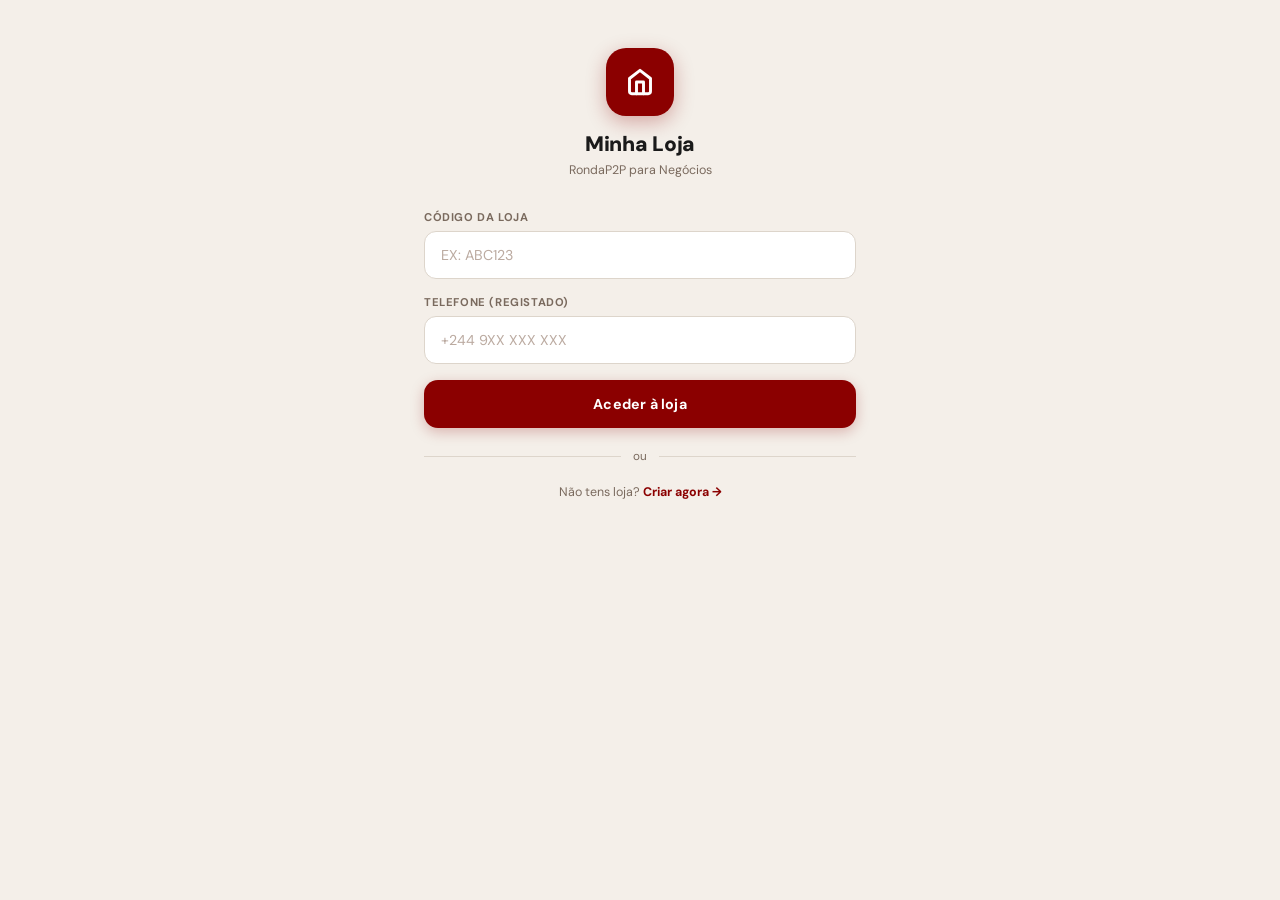
<file: anuncios.html>
<!DOCTYPE html>
<html lang="pt">
<head>
  <meta charset="UTF-8">
  <meta name="viewport" content="width=device-width, initial-scale=1.0, maximum-scale=1.0">
  <title>RondaP2P — Minha Loja</title>
  <link rel="preconnect" href="https://fonts.googleapis.com">
  <link href="https://fonts.googleapis.com/css2?family=DM+Sans:opsz,wght@9..40,400;9..40,500;9..40,600;9..40,700;9..40,800;9..40,900&family=Playfair+Display:wght@700;900&family=Space+Grotesk:wght@500;600;700&family=Syne:wght@700;800&family=Bebas+Neue&family=Cormorant+Garamond:wght@600;700&display=swap" rel="stylesheet">
  <link rel="stylesheet" href="main.css">
  <style>
    html, body { overflow-y: auto; height: auto; background: var(--bg); }

    .an-wrap { max-width: 480px; margin: 0 auto; padding-bottom: 60px; }

    /* ── LOGIN / CRIAR ── */
    .tela-card {
      padding: 48px 24px 32px;
    }

    .tela-logo {
      text-align: center; margin-bottom: 32px;
    }

    .tela-logo-icon {
      width: 68px; height: 68px; border-radius: 20px;
      background: var(--r); color: #fff;
      font-size: 1.9rem; font-weight: 900;
      display: flex; align-items: center; justify-content: center;
      margin: 0 auto 14px;
      box-shadow: 0 6px 20px rgba(139,0,0,0.3);
    }

    .tela-logo h1 { font-size: 1.4rem; font-weight: 900; letter-spacing: -.3px; }
    .tela-logo p  { color: var(--muted); font-size: .83rem; margin-top: 4px; }

    .divider {
      display: flex; align-items: center; gap: 12px;
      margin: 20px 0; color: var(--muted); font-size: .78rem;
    }
    .divider::before,
    .divider::after { content: ''; flex: 1; height: 1px; background: var(--border); }

    .link-criar {
      text-align: center; margin-top: 20px;
      font-size: .83rem; color: var(--muted);
    }
    .link-criar span { color: var(--r); font-weight: 700; cursor: pointer; }

    /* ── PREVIEW MARCA (no criar) ── */
    .marca-preview {
      border-radius: 16px; overflow: hidden;
      margin-bottom: 20px; display: none;
    }

    .marca-preview-hero {
      min-height: 120px; padding: 20px;
      display: flex; align-items: center; gap: 14px;
      position: relative;
    }

    .marca-preview-logo {
      width: 56px; height: 56px;
      border-radius: 14px;
      background: rgba(255,255,255,0.2);
      border: 2px solid rgba(255,255,255,0.35);
      display: flex; align-items: center; justify-content: center;
      font-size: 1.4rem; font-weight: 900; color: #fff;
      flex-shrink: 0; font-family: var(--prev-font, 'DM Sans', sans-serif);
    }

    .marca-preview-nome {
      font-size: 1.3rem; color: #fff;
      font-family: var(--prev-font, 'DM Sans', sans-serif);
      font-weight: var(--prev-weight, 800);
      letter-spacing: var(--prev-spacing, -0.5px);
      text-transform: var(--prev-transform, none);
      line-height: 1.1;
    }

    .marca-preview-slogan {
      font-size: .78rem; color: rgba(255,255,255,0.75);
      margin-top: 3px;
      font-style: var(--prev-slogan, normal);
    }

    .marca-preview-tag {
      position: absolute; top: 12px; right: 12px;
      background: rgba(255,255,255,0.15);
      border: 1px solid rgba(255,255,255,0.25);
      color: #fff; font-size: .65rem; font-weight: 700;
      padding: 3px 8px; border-radius: 99px;
      letter-spacing: .5px; text-transform: uppercase;
    }

    /* ── ESTILOS DE MARCA ── */
    .estilos-grid {
      display: grid; grid-template-columns: repeat(3, 1fr); gap: 8px;
      margin-bottom: 16px;
    }

    .estilo-opt {
      border: 2px solid var(--border);
      border-radius: 10px; padding: 10px 8px;
      text-align: center; cursor: pointer;
      transition: all .15s; background: var(--bg2);
    }

    .estilo-opt:hover { border-color: var(--r); }
    .estilo-opt.sel   { border-color: var(--r); background: var(--r-soft); }

    .estilo-opt-nome {
      font-size: .72rem; font-weight: 700;
      color: var(--text); margin-top: 4px;
    }

    .estilo-opt-amostra {
      font-size: .85rem; color: var(--r); line-height: 1;
    }

    /* ── COR PICKER ── */
    .cor-picker-wrap {
      display: flex; gap: 8px; flex-wrap: wrap; align-items: center; margin-top: 8px;
    }

    .cor-opt {
      width: 34px; height: 34px; border-radius: 50%;
      cursor: pointer; border: 3px solid transparent;
      transition: border-color .15s, transform .1s;
    }

    .cor-opt:hover { transform: scale(1.1); }
    .cor-opt.seleccionada { border-color: var(--text); }

    .cor-custom {
      width: 34px; height: 34px; border-radius: 50%;
      border: 2px dashed var(--border); padding: 0;
      cursor: pointer; overflow: hidden; background: none;
    }

    /* ── PAINEL HERO ── */
    .painel-hero {
      position: relative; overflow: hidden;
      min-height: 180px;
    }

    .painel-hero-bg {
      position: absolute; inset: 0;
      background: var(--loja-cor, var(--r));
    }

    .painel-hero-bg::after {
      content: ''; position: absolute; inset: 0;
      background: linear-gradient(160deg, transparent 50%, rgba(0,0,0,0.3) 100%);
    }

    .painel-hero-pattern {
      position: absolute; inset: 0;
      opacity: 0.07;
      background-image: var(--loja-pattern);
      background-size: var(--loja-pattern-size, 40px 40px);
    }

    .painel-hero-content {
      position: relative; z-index: 2;
      padding: 20px;
    }

    .painel-hero-top {
      display: flex; align-items: center; gap: 12px; margin-bottom: 16px;
    }

    .btn-hero-back {
      width: 36px; height: 36px; border-radius: 50%;
      background: rgba(255,255,255,0.15);
      border: 1.5px solid rgba(255,255,255,0.25);
      color: #fff; cursor: pointer;
      display: flex; align-items: center; justify-content: center;
      flex-shrink: 0; transition: background .2s;
    }

    .btn-hero-back:hover { background: rgba(255,255,255,0.28); }

    .painel-logo {
      width: 48px; height: 48px;
      border-radius: var(--loja-logo-radius, 14px);
      background: rgba(255,255,255,0.2);
      border: 2px solid rgba(255,255,255,0.3);
      display: flex; align-items: center; justify-content: center;
      font-size: 1.3rem; font-weight: 900; color: #fff;
      font-family: var(--loja-font, 'DM Sans', sans-serif);
      flex-shrink: 0;
    }

    .painel-nome-wrap { flex: 1; min-width: 0; }

    .painel-nome {
      font-family: var(--loja-font, 'DM Sans', sans-serif);
      font-size: 1.15rem; font-weight: var(--loja-nome-weight, 800);
      letter-spacing: var(--loja-nome-spacing, -0.3px);
      text-transform: var(--loja-nome-transform, none);
      color: #fff; line-height: 1.1;
    }

    .painel-plano {
      font-size: .72rem; color: rgba(255,255,255,0.7); margin-top: 2px;
    }

    .painel-stats {
      display: grid; grid-template-columns: repeat(3, 1fr); gap: 8px;
    }

    .painel-stat {
      background: rgba(255,255,255,0.12);
      border: 1px solid rgba(255,255,255,0.15);
      border-radius: 10px; padding: 10px;
      text-align: center; backdrop-filter: blur(4px);
    }

    .painel-stat-num   { font-size: 1.3rem; font-weight: 900; color: #fff; }
    .painel-stat-label { font-size: .62rem; color: rgba(255,255,255,0.65); text-transform: uppercase; letter-spacing: .4px; margin-top: 2px; }

    /* ── TABS ── */
    .an-tabs {
      display: flex; border-bottom: 1px solid var(--border);
      background: var(--bg2); position: sticky; top: 0; z-index: 10;
    }

    .an-tab {
      flex: 1; padding: 13px; border: none;
      background: transparent; color: var(--muted);
      font-size: .85rem; font-weight: 600;
      cursor: pointer; border-bottom: 2px solid transparent;
      font-family: var(--sans); transition: all .15s;
    }

    .an-tab.activo { color: var(--r); border-bottom-color: var(--r); }

    .an-secao { display: none; padding: 16px; }
    .an-secao.activa { display: block; }

    /* ── CARDS ── */
    .an-card {
      background: var(--bg2); border: 1px solid var(--border);
      border-radius: 14px; padding: 16px; margin-bottom: 14px;
    }

    .an-card-titulo {
      font-size: .7rem; font-weight: 700; color: var(--muted);
      text-transform: uppercase; letter-spacing: .6px;
      margin-bottom: 14px; display: flex; align-items: center; gap: 7px;
    }

    .an-card-titulo svg { color: var(--r); flex-shrink: 0; }

    /* ── LINK LOJA ── */
    .link-loja {
      background: var(--bg3); border-radius: 10px;
      padding: 12px 14px; display: flex; align-items: center; gap: 10px;
      margin-bottom: 12px; border: 1px solid var(--border);
    }

    .link-loja-url {
      flex: 1; font-size: .78rem; color: var(--muted);
      overflow: hidden; text-overflow: ellipsis; white-space: nowrap;
    }

    .btn-copiar {
      background: var(--r); color: #fff; border: none;
      padding: 7px 14px; border-radius: 8px;
      font-size: .75rem; font-weight: 700; cursor: pointer;
      flex-shrink: 0; font-family: var(--sans);
      display: flex; align-items: center; gap: 5px;
    }

    /* ── VALIDADE ── */
    .expira-bar {
      height: 5px; background: var(--bg3);
      border-radius: 99px; overflow: hidden; margin-top: 10px;
    }

    .expira-fill {
      height: 100%; border-radius: 99px;
      transition: width .4s;
    }

    /* ── PARTILHAR BTNS ── */
    .share-btns { display: flex; gap: 10px; }
    .share-btns .btn-outline {
      flex: 1; display: flex; align-items: center;
      justify-content: center; gap: 7px;
    }

    /* ── PRODUTO ITEM ── */
    .produto-item {
      display: flex; align-items: center; gap: 12px;
      padding: 12px 0; border-bottom: 1px solid var(--border);
    }

    .produto-item:last-child { border-bottom: none; }

    .produto-item-icone {
      width: 40px; height: 40px; border-radius: 10px;
      background: var(--bg3); display: flex; align-items: center; justify-content: center;
      color: var(--r); flex-shrink: 0;
    }

    .produto-item-info { flex: 1; min-width: 0; }
    .produto-item-nome  { font-weight: 700; font-size: .9rem; }
    .produto-item-preco { font-size: .82rem; color: var(--r); font-weight: 700; margin-top: 2px; }

    .produto-item-acoes { display: flex; gap: 6px; align-items: center; }

    .toggle-disponivel {
      width: 40px; height: 22px; border-radius: 99px;
      background: var(--bg3); border: none; cursor: pointer;
      position: relative; transition: background .2s; flex-shrink: 0;
    }

    .toggle-disponivel.on { background: var(--green); }

    .toggle-disponivel::after {
      content: ''; position: absolute;
      width: 16px; height: 16px; border-radius: 50%;
      background: #fff; top: 3px; left: 3px; transition: left .2s;
    }

    .toggle-disponivel.on::after { left: 21px; }

    .btn-remover {
      width: 30px; height: 30px; border-radius: 8px;
      border: 1px solid var(--border); background: none;
      color: var(--muted); cursor: pointer;
      display: flex; align-items: center; justify-content: center;
      transition: all .15s;
    }

    .btn-remover:hover { border-color: var(--r); color: var(--r); background: var(--r-soft); }

    /* ── ESTADO BADGE ── */
    .estado-badge {
      display: inline-flex; align-items: center; gap: 5px;
      padding: 4px 10px; border-radius: 99px;
      font-size: .72rem; font-weight: 700;
    }

    .badge-activo   { background: rgba(46,125,50,0.12); color: var(--green); }
    .badge-expirado { background: rgba(139,0,0,0.1); color: var(--r); }

    /* ── TOAST ── */
    #toastAn {
      position: fixed; bottom: 24px; left: 50%;
      transform: translateX(-50%) translateY(20px);
      background: var(--text); color: var(--bg2);
      padding: 10px 20px; border-radius: 99px;
      font-size: .85rem; font-weight: 600;
      opacity: 0; pointer-events: none;
      transition: all .3s; z-index: 200; white-space: nowrap;
    }

    #toastAn.show { opacity: 1; transform: translateX(-50%) translateY(0); }
  </style>
</head>
<body>

<div class="an-wrap">

  <!-- ── TELA LOGIN ── -->
  <div id="telaLoginAn" class="tela-card">
    <div class="tela-logo">
      <div class="tela-logo-icon">
        <svg width="28" height="28" viewBox="0 0 24 24" fill="none" stroke="currentColor" stroke-width="2.5" stroke-linecap="round" stroke-linejoin="round"><path d="M3 9l9-7 9 7v11a2 2 0 0 1-2 2H5a2 2 0 0 1-2-2z"/><polyline points="9 22 9 12 15 12 15 22"/></svg>
      </div>
      <h1>Minha Loja</h1>
      <p>RondaP2P para Negócios</p>
    </div>

    <div class="campo">
      <label>Código da loja</label>
      <input id="anCodigo" type="text" placeholder="Ex: ABC123" style="text-transform:uppercase" onkeydown="if(event.key==='Enter')entrarLoja()">
    </div>
    <div class="campo">
      <label>Telefone (registado)</label>
      <input id="anTelefone" type="tel" placeholder="+244 9XX XXX XXX" onkeydown="if(event.key==='Enter')entrarLoja()">
    </div>
    <button class="btn-primary w100" onclick="entrarLoja()">
      Aceder à loja
    </button>

    <div class="divider">ou</div>

    <div class="link-criar">
      Não tens loja? <span onclick="mostrarCriarLoja()">Criar agora →</span>
    </div>
  </div>

  <!-- ── TELA CRIAR LOJA ── -->
  <div id="telaCriarLoja" style="display:none;padding:20px 24px">

    <div style="display:flex;align-items:center;gap:10px;margin-bottom:24px">
      <button class="btn-voltar" onclick="voltarLogin()">
        <svg width="20" height="20" viewBox="0 0 24 24" fill="none" stroke="currentColor" stroke-width="2.5" stroke-linecap="round" stroke-linejoin="round"><path d="M19 12H5M12 5l-7 7 7 7"/></svg>
      </button>
      <div style="font-size:1.1rem;font-weight:800">Criar loja</div>
    </div>

    <!-- Preview de marca dinâmica -->
    <div class="marca-preview" id="marcaPreview">
      <div class="marca-preview-hero" id="marcaPreviewHero">
        <div class="marca-preview-logo" id="marcaPreviewLogo">R</div>
        <div>
          <div class="marca-preview-nome" id="marcaPreviewNome">Nome da loja</div>
          <div class="marca-preview-slogan" id="marcaPreviewSlogan">O teu slogan aqui</div>
        </div>
        <div class="marca-preview-tag" id="marcaPreviewEstilo">Moderno</div>
      </div>
    </div>

    <div class="campo">
      <label>Nome do negócio</label>
      <input id="criarNomeAn" type="text" placeholder="Ex: Mercearia Central" oninput="atualizarPreview()">
    </div>
    <div class="campo">
      <label>Slogan</label>
      <input id="criarSloganAn" type="text" placeholder="Ex: Tudo fresco, todo dia" oninput="atualizarPreview()">
    </div>
    <div class="campo">
      <label>Descrição</label>
      <input id="criarDescAn" type="text" placeholder="Breve descrição do negócio">
    </div>

    <div class="campo">
      <label>Categoria</label>
      <select id="criarCatAn" onchange="atualizarPreview()">
        <option value="geral">Geral</option>
        <option value="alimentacao">Alimentação</option>
        <option value="moda">Moda</option>
        <option value="tecnologia">Tecnologia</option>
        <option value="beleza">Beleza</option>
        <option value="servicos">Serviços</option>
        <option value="imoveis">Imóveis</option>
        <option value="saude">Saúde</option>
        <option value="educacao">Educação</option>
      </select>
    </div>

    <div class="campo">
      <label>Cor da marca</label>
      <div class="cor-picker-wrap" id="corPicker">
        <div class="cor-opt seleccionada" style="background:#8B0000" data-cor="#8B0000" onclick="selCor(this)"></div>
        <div class="cor-opt" style="background:#1a5276" data-cor="#1a5276" onclick="selCor(this)"></div>
        <div class="cor-opt" style="background:#145a32" data-cor="#145a32" onclick="selCor(this)"></div>
        <div class="cor-opt" style="background:#6c3483" data-cor="#6c3483" onclick="selCor(this)"></div>
        <div class="cor-opt" style="background:#b7950b" data-cor="#b7950b" onclick="selCor(this)"></div>
        <div class="cor-opt" style="background:#c0392b" data-cor="#c0392b" onclick="selCor(this)"></div>
        <div class="cor-opt" style="background:#1a1a1a" data-cor="#1a1a1a" onclick="selCor(this)"></div>
        <input type="color" id="corCustom" class="cor-custom" value="#8B0000" onchange="selCorCustom(this)" title="Cor personalizada">
      </div>
    </div>

    <div class="campo">
      <label>WhatsApp</label>
      <input id="criarWppAn" type="tel" placeholder="+244 9XX XXX XXX">
    </div>
    <div class="campo">
      <label>Telefone</label>
      <input id="criarTelAn" type="tel" placeholder="+244 9XX XXX XXX">
    </div>
    <div class="campo">
      <label>Localização</label>
      <input id="criarLocalAn" type="text" placeholder="Ex: Luanda, Kilamba">
    </div>

    <div class="campo">
      <label>Plano de publicidade</label>
      <select id="criarPlanoAn">
        <option value="semanal">Semanal — 500 KZ</option>
        <option value="quinzenal">Quinzenal — 900 KZ</option>
        <option value="mensal" selected>Mensal — 1.500 KZ</option>
      </select>
    </div>

    <button class="btn-primary w100" style="margin-top:4px" onclick="criarLoja()">Criar loja</button>
  </div>

  <!-- ── PAINEL LOJA ── -->
  <div id="painelLoja" style="display:none">

    <!-- Hero dinâmico com marca -->
    <div class="painel-hero" id="painelHero">
      <div class="painel-hero-bg" id="painelHeroBg"></div>
      <div class="painel-hero-pattern" id="painelHeroPattern"></div>
      <div class="painel-hero-content">
        <div class="painel-hero-top">
          <button class="btn-hero-back" onclick="sairLoja()">
            <svg width="18" height="18" viewBox="0 0 24 24" fill="none" stroke="currentColor" stroke-width="2.5" stroke-linecap="round" stroke-linejoin="round"><path d="M19 12H5M12 5l-7 7 7 7"/></svg>
          </button>
          <div class="painel-logo" id="painelLogo"></div>
          <div class="painel-nome-wrap">
            <div class="painel-nome" id="painelNome"></div>
            <div class="painel-plano" id="painelPlano"></div>
          </div>
          <div id="painelEstado"></div>
        </div>
        <div class="painel-stats">
          <div class="painel-stat">
            <div class="painel-stat-num" id="anStatProdutos">0</div>
            <div class="painel-stat-label">Produtos</div>
          </div>
          <div class="painel-stat">
            <div class="painel-stat-num" id="anStatDias">0</div>
            <div class="painel-stat-label">Dias</div>
          </div>
          <div class="painel-stat">
            <div class="painel-stat-num" id="anStatVisitas">—</div>
            <div class="painel-stat-label">Visitas</div>
          </div>
        </div>
      </div>
    </div>

    <div class="an-tabs">
      <button class="an-tab activo" onclick="mostrarTabAn('visao')">
        <svg width="14" height="14" viewBox="0 0 24 24" fill="none" stroke="currentColor" stroke-width="2" style="display:inline;vertical-align:middle;margin-right:4px"><rect x="3" y="3" width="7" height="7" rx="1"/><rect x="14" y="3" width="7" height="7" rx="1"/><rect x="14" y="14" width="7" height="7" rx="1"/><rect x="3" y="14" width="7" height="7" rx="1"/></svg>
        Visão
      </button>
      <button class="an-tab" onclick="mostrarTabAn('produtos')">
        <svg width="14" height="14" viewBox="0 0 24 24" fill="none" stroke="currentColor" stroke-width="2" style="display:inline;vertical-align:middle;margin-right:4px"><path d="M21 16V8a2 2 0 0 0-1-1.73l-7-4a2 2 0 0 0-2 0l-7 4A2 2 0 0 0 3 8v8a2 2 0 0 0 1 1.73l7 4a2 2 0 0 0 2 0l7-4A2 2 0 0 0 21 16z"/></svg>
        Produtos
      </button>
      <button class="an-tab" onclick="mostrarTabAn('config')">
        <svg width="14" height="14" viewBox="0 0 24 24" fill="none" stroke="currentColor" stroke-width="2" style="display:inline;vertical-align:middle;margin-right:4px"><circle cx="12" cy="12" r="3"/><path d="M19.07 4.93a10 10 0 0 1 0 14.14M4.93 19.07a10 10 0 0 1 0-14.14"/></svg>
        Config
      </button>
    </div>

    <!-- TAB VISÃO GERAL -->
    <div class="an-secao activa" id="anTabVisao">

      <div class="an-card">
        <div class="an-card-titulo">
          <svg width="14" height="14" viewBox="0 0 24 24" fill="none" stroke="currentColor" stroke-width="2"><path d="M10 13a5 5 0 0 0 7.54.54l3-3a5 5 0 0 0-7.07-7.07l-1.72 1.71"/><path d="M14 11a5 5 0 0 0-7.54-.54l-3 3a5 5 0 0 0 7.07 7.07l1.71-1.71"/></svg>
          Link da loja
        </div>
        <div class="link-loja">
          <div class="link-loja-url" id="linkLojaUrl"></div>
          <button class="btn-copiar" onclick="copiarLink()">
            <svg width="13" height="13" viewBox="0 0 24 24" fill="none" stroke="currentColor" stroke-width="2"><rect x="9" y="9" width="13" height="13" rx="2"/><path d="M5 15H4a2 2 0 0 1-2-2V4a2 2 0 0 1 2-2h9a2 2 0 0 1 2 2v1"/></svg>
            Copiar
          </button>
        </div>
        <button class="btn-outline w100" onclick="verLoja()" style="display:flex;align-items:center;justify-content:center;gap:7px">
          <svg width="15" height="15" viewBox="0 0 24 24" fill="none" stroke="currentColor" stroke-width="2"><path d="M1 12s4-8 11-8 11 8 11 8-4 8-11 8-11-8-11-8z"/><circle cx="12" cy="12" r="3"/></svg>
          Ver como cliente
        </button>
      </div>

      <div class="an-card">
        <div class="an-card-titulo">
          <svg width="14" height="14" viewBox="0 0 24 24" fill="none" stroke="currentColor" stroke-width="2"><rect x="3" y="4" width="18" height="18" rx="2"/><line x1="16" y1="2" x2="16" y2="6"/><line x1="8" y1="2" x2="8" y2="6"/><line x1="3" y1="10" x2="21" y2="10"/></svg>
          Validade do plano
        </div>
        <div style="display:flex;justify-content:space-between;align-items:center">
          <span style="font-size:.85rem;color:var(--muted)" id="anValidadeTexto"></span>
          <span id="anValidadeDias" style="font-size:.85rem;font-weight:800"></span>
        </div>
        <div class="expira-bar">
          <div class="expira-fill" id="anValidadeBarra"></div>
        </div>
        <button class="btn-primary w100" style="margin-top:14px;display:flex;align-items:center;justify-content:center;gap:7px" onclick="renovarPlano()">
          <svg width="15" height="15" viewBox="0 0 24 24" fill="none" stroke="currentColor" stroke-width="2"><path d="M23 4v6h-6"/><path d="M1 20v-6h6"/><path d="M3.51 9a9 9 0 0 1 14.85-3.36L23 10M20.49 15a9 9 0 0 1-14.85 3.36L1 14"/></svg>
          Renovar plano
        </button>
      </div>

      <div class="an-card">
        <div class="an-card-titulo">
          <svg width="14" height="14" viewBox="0 0 24 24" fill="none" stroke="currentColor" stroke-width="2"><circle cx="18" cy="5" r="3"/><circle cx="6" cy="12" r="3"/><circle cx="18" cy="19" r="3"/><line x1="8.59" y1="13.51" x2="15.42" y2="17.49"/><line x1="15.41" y1="6.51" x2="8.59" y2="10.49"/></svg>
          Partilhar loja
        </div>
        <div class="share-btns">
          <button class="btn-outline" onclick="partilharWhatsApp()" style="display:flex;align-items:center;justify-content:center;gap:7px">
            <svg width="15" height="15" viewBox="0 0 24 24" fill="none" stroke="currentColor" stroke-width="2" stroke-linecap="round" stroke-linejoin="round"><path d="M21 11.5a8.38 8.38 0 0 1-.9 3.8 8.5 8.5 0 0 1-7.6 4.7 8.38 8.38 0 0 1-3.8-.9L3 21l1.9-5.7a8.38 8.38 0 0 1-.9-3.8 8.5 8.5 0 0 1 4.7-7.6 8.38 8.38 0 0 1 3.8-.9h.5a8.48 8.48 0 0 1 8 8v.5z"/></svg>
            WhatsApp
          </button>
          <button class="btn-outline" onclick="copiarLink()" style="display:flex;align-items:center;justify-content:center;gap:7px">
            <svg width="15" height="15" viewBox="0 0 24 24" fill="none" stroke="currentColor" stroke-width="2"><rect x="9" y="9" width="13" height="13" rx="2"/><path d="M5 15H4a2 2 0 0 1-2-2V4a2 2 0 0 1 2-2h9a2 2 0 0 1 2 2v1"/></svg>
            Copiar link
          </button>
        </div>
      </div>
    </div>

    <!-- TAB PRODUTOS -->
    <div class="an-secao" id="anTabProdutos">
      <div class="an-card">
        <div class="an-card-titulo">
          <svg width="14" height="14" viewBox="0 0 24 24" fill="none" stroke="currentColor" stroke-width="2"><circle cx="12" cy="12" r="10"/><line x1="12" y1="8" x2="12" y2="16"/><line x1="8" y1="12" x2="16" y2="12"/></svg>
          Adicionar produto ou serviço
        </div>
        <div class="campo"><label>Nome</label><input id="novoProdNome" type="text" placeholder="------"></div>
        <div class="campo"><label>Preço</label><input id="novoProdPreco" type="number" placeholder="0.00"></div>
        <div class="campo"><label>Descrição (opcional)</label><input id="novoProdDesc" type="text" placeholder="Breve descrição"></div>
        <button class="btn-primary w100" onclick="adicionarProduto()" style="display:flex;align-items:center;justify-content:center;gap:7px">
          <svg width="15" height="15" viewBox="0 0 24 24" fill="none" stroke="currentColor" stroke-width="2.5"><line x1="12" y1="5" x2="12" y2="19"/><line x1="5" y1="12" x2="19" y2="12"/></svg>
          Adicionar
        </button>
      </div>

      <div class="an-card">
        <div class="an-card-titulo">
          <svg width="14" height="14" viewBox="0 0 24 24" fill="none" stroke="currentColor" stroke-width="2"><path d="M21 16V8a2 2 0 0 0-1-1.73l-7-4a2 2 0 0 0-2 0l-7 4A2 2 0 0 0 3 8v8a2 2 0 0 0 1 1.73l7 4a2 2 0 0 0 2 0l7-4A2 2 0 0 0 21 16z"/></svg>
          Os meus produtos
        </div>
        <div id="listaProdutosAn"></div>
      </div>
    </div>

    <!-- TAB CONFIG -->
    <div class="an-secao" id="anTabConfig">
      <div class="an-card">
        <div class="an-card-titulo">
          <svg width="14" height="14" viewBox="0 0 24 24" fill="none" stroke="currentColor" stroke-width="2"><path d="M3 9l9-7 9 7v11a2 2 0 0 1-2 2H5a2 2 0 0 1-2-2z"/></svg>
          Informações da loja
        </div>
        <div class="campo"><label>Nome</label><input id="cfgNome" type="text" oninput="atualizarPainelNome()"></div>
        <div class="campo"><label>Slogan</label><input id="cfgSlogan" type="text"></div>
        <div class="campo"><label>Descrição</label><input id="cfgDesc" type="text"></div>
        <div class="campo"><label>WhatsApp</label><input id="cfgWpp" type="tel"></div>
        <div class="campo"><label>Telefone</label><input id="cfgTel" type="tel"></div>
        <div class="campo"><label>Localização</label><input id="cfgLocal" type="text"></div>
        <div class="campo">
          <label>Cor da marca</label>
          <div class="cor-picker-wrap" id="corPickerCfg">
            <div class="cor-opt" style="background:#8B0000" data-cor="#8B0000" onclick="selCorCfg(this)"></div>
            <div class="cor-opt" style="background:#1a5276" data-cor="#1a5276" onclick="selCorCfg(this)"></div>
            <div class="cor-opt" style="background:#145a32" data-cor="#145a32" onclick="selCorCfg(this)"></div>
            <div class="cor-opt" style="background:#6c3483" data-cor="#6c3483" onclick="selCorCfg(this)"></div>
            <div class="cor-opt" style="background:#b7950b" data-cor="#b7950b" onclick="selCorCfg(this)"></div>
            <div class="cor-opt" style="background:#c0392b" data-cor="#c0392b" onclick="selCorCfg(this)"></div>
            <div class="cor-opt" style="background:#1a1a1a" data-cor="#1a1a1a" onclick="selCorCfg(this)"></div>
            <input type="color" id="corCustomCfg" class="cor-custom" value="#8B0000" onchange="selCorCustomCfg(this)">
          </div>
        </div>
        <button class="btn-primary w100" onclick="guardarConfig()" style="display:flex;align-items:center;justify-content:center;gap:7px">
          <svg width="15" height="15" viewBox="0 0 24 24" fill="none" stroke="currentColor" stroke-width="2.5"><polyline points="20 6 9 17 4 12"/></svg>
          Guardar alterações
        </button>
      </div>

      <div class="an-card" style="border-color:var(--r);background:rgba(139,0,0,0.03)">
        <div class="an-card-titulo" style="color:var(--r)">
          <svg width="14" height="14" viewBox="0 0 24 24" fill="none" stroke="currentColor" stroke-width="2"><path d="M10.29 3.86L1.82 18a2 2 0 0 0 1.71 3h16.94a2 2 0 0 0 1.71-3L13.71 3.86a2 2 0 0 0-3.42 0z"/><line x1="12" y1="9" x2="12" y2="13"/><line x1="12" y1="17" x2="12.01" y2="17"/></svg>
          Zona de perigo
        </div>
        <button class="btn-outline w100" style="color:var(--r);border-color:var(--r);display:flex;align-items:center;justify-content:center;gap:7px" onclick="eliminarLoja()">
          <svg width="15" height="15" viewBox="0 0 24 24" fill="none" stroke="currentColor" stroke-width="2"><polyline points="3 6 5 6 21 6"/><path d="M8 6V4h8v2"/><path d="M19 6v14a2 2 0 0 1-2 2H7a2 2 0 0 1-2-2V6"/></svg>
          Eliminar loja
        </button>
      </div>
    </div>

  </div><!-- /painelLoja -->
</div>

<div id="toastAn"></div>
<script src="moeda.js"></script>

<script>
  const API_P2P = 'https://kixikila-p2p.vercel.app/';
  let _anuncio   = null;
  let _corSel    = '#8B0000';
  let _corSelCfg = '#8B0000';

  // ── SISTEMA DE MARCA ────────────────────────────────────────
  const ESTILOS_MARCA = [
    { id: 'elegante',     nome: 'Elegante',     font: "'Playfair Display', serif",      weight: '700', spacing: '0.5px',  transform: 'none',      sloganStyle: 'italic', logoRadius: '50%',  pattern: "radial-gradient(circle, rgba(255,255,255,1) 1px, transparent 1px)", patternSize: '24px 24px' },
    { id: 'moderno',      nome: 'Moderno',      font: "'Space Grotesk', sans-serif",    weight: '700', spacing: '-1px',   transform: 'none',      sloganStyle: 'normal', logoRadius: '16px', pattern: "linear-gradient(45deg,rgba(255,255,255,1) 1px,transparent 1px),linear-gradient(-45deg,rgba(255,255,255,1) 1px,transparent 1px)", patternSize: '20px 20px' },
    { id: 'arrojado',     nome: 'Arrojado',     font: "'Syne', sans-serif",             weight: '800', spacing: '-2px',   transform: 'none',      sloganStyle: 'normal', logoRadius: '8px',  pattern: "repeating-linear-gradient(0deg,transparent,transparent 18px,rgba(255,255,255,1) 18px,rgba(255,255,255,1) 19px)", patternSize: '100% 100%' },
    { id: 'impacto',      nome: 'Impacto',      font: "'Bebas Neue', sans-serif",       weight: '400', spacing: '3px',    transform: 'uppercase', sloganStyle: 'normal', logoRadius: '4px',  pattern: "repeating-linear-gradient(90deg,transparent,transparent 28px,rgba(255,255,255,1) 28px,rgba(255,255,255,1) 29px)", patternSize: '100% 100%' },
    { id: 'classico',     nome: 'Clássico',     font: "'Cormorant Garamond', serif",    weight: '600', spacing: '1px',    transform: 'none',      sloganStyle: 'italic', logoRadius: '50%',  pattern: "radial-gradient(ellipse,rgba(255,255,255,1) 1px,transparent 1px)", patternSize: '16px 16px' },
    { id: 'minimalista',  nome: 'Minimalista',  font: "'DM Sans', sans-serif",          weight: '500', spacing: '4px',    transform: 'uppercase', sloganStyle: 'normal', logoRadius: '0px',  pattern: 'none', patternSize: '0' },
  ];

  const AFINIDADES = {
    alimentacao: [2,3,1], moda: [0,4,5], tecnologia: [1,5,2],
    beleza: [0,4,5], servicos: [1,2,3], imoveis: [0,4,1],
    saude: [5,1,0], educacao: [4,0,1], geral: [1,2,3],
  };

  function gerarMarca(nome, categoria) {
    let hash = 0;
    for (let i = 0; i < (nome||'').length; i++) {
      hash = ((hash << 5) - hash) + nome.charCodeAt(i); hash |= 0;
    }
    const pool = AFINIDADES[categoria] || [0,1,2,3,4,5];
    return ESTILOS_MARCA[pool[Math.abs(hash) % pool.length]];
  }

  function aplicarMarcaCSS(marca, cor) {
    const root = document.documentElement;
    root.style.setProperty('--loja-cor',           cor);
    root.style.setProperty('--loja-font',          marca.font);
    root.style.setProperty('--loja-nome-weight',   marca.weight);
    root.style.setProperty('--loja-nome-spacing',  marca.spacing);
    root.style.setProperty('--loja-nome-transform',marca.transform);
    root.style.setProperty('--loja-logo-radius',   marca.logoRadius);
    root.style.setProperty('--loja-pattern',       marca.pattern);
    root.style.setProperty('--loja-pattern-size',  marca.patternSize);
  }

  // ── PREVIEW EM TEMPO REAL ───────────────────────────────────
  function atualizarPreview() {
    const nome     = document.getElementById('criarNomeAn').value.trim();
    const slogan   = document.getElementById('criarSloganAn').value.trim();
    const categoria = document.getElementById('criarCatAn').value;
    const preview  = document.getElementById('marcaPreview');

    if (!nome) { preview.style.display = 'none'; return; }
    preview.style.display = 'block';

    const marca = gerarMarca(nome, categoria);
    const cor   = _corSel;

    // Aplica no preview
    const hero = document.getElementById('marcaPreviewHero');
    hero.style.background = `linear-gradient(160deg, ${cor} 0%, ${escurecer(cor, 60)} 100%)`;

    const prevRoot = document.documentElement;
    prevRoot.style.setProperty('--prev-font',     marca.font);
    prevRoot.style.setProperty('--prev-weight',   marca.weight);
    prevRoot.style.setProperty('--prev-spacing',  marca.spacing);
    prevRoot.style.setProperty('--prev-transform',marca.transform);
    prevRoot.style.setProperty('--prev-slogan',   marca.sloganStyle);

    document.getElementById('marcaPreviewLogo').textContent   = nome[0].toUpperCase();
    document.getElementById('marcaPreviewLogo').style.fontFamily = marca.font;
    document.getElementById('marcaPreviewNome').textContent   = nome;
    document.getElementById('marcaPreviewSlogan').textContent = slogan || 'O teu slogan aqui';
    document.getElementById('marcaPreviewEstilo').textContent = marca.nome;
  }

  function atualizarPainelNome() {
    const nome = document.getElementById('cfgNome').value;
    if (nome) document.getElementById('painelNome').textContent = nome;
  }

  // ── UTILS ───────────────────────────────────────────────────
  function esc(t) {
    if (!t) return '';
    const d = document.createElement('div');
    d.textContent = String(t); return d.innerHTML;
  }

  function toast(msg) {
    const t = document.getElementById('toastAn');
    t.textContent = msg; t.classList.add('show');
    setTimeout(() => t.classList.remove('show'), 2600);
  }

  function formatarValor(v) {
    return new Intl.NumberFormat('pt-AO').format(v || 0);
  }

  function escurecer(hex, amount = 50) {
    try {
      const n = parseInt(hex.replace('#',''), 16);
      const r = Math.max(0, (n>>16) - amount);
      const g = Math.max(0, ((n>>8)&0xff) - amount);
      const b = Math.max(0, (n&0xff) - amount);
      return `#${r.toString(16).padStart(2,'0')}${g.toString(16).padStart(2,'0')}${b.toString(16).padStart(2,'0')}`;
    } catch { return '#3a0000'; }
  }

  // ── COR ─────────────────────────────────────────────────────
  function selCor(el) {
    document.querySelectorAll('#corPicker .cor-opt').forEach(e => e.classList.remove('seleccionada'));
    el.classList.add('seleccionada');
    _corSel = el.dataset.cor;
    atualizarPreview();
  }

  function selCorCustom(input) {
    _corSel = input.value;
    document.querySelectorAll('#corPicker .cor-opt').forEach(e => e.classList.remove('seleccionada'));
    atualizarPreview();
  }

  function selCorCfg(el) {
    document.querySelectorAll('#corPickerCfg .cor-opt').forEach(e => e.classList.remove('seleccionada'));
    el.classList.add('seleccionada');
    _corSelCfg = el.dataset.cor;
  }

  function selCorCustomCfg(input) {
    _corSelCfg = input.value;
    document.querySelectorAll('#corPickerCfg .cor-opt').forEach(e => e.classList.remove('seleccionada'));
  }

  // ── NAVEGAÇÃO ────────────────────────────────────────────────
  function mostrarCriarLoja() {
    document.getElementById('telaLoginAn').style.display  = 'none';
    document.getElementById('telaCriarLoja').style.display = 'block';
  }

  function voltarLogin() {
    document.getElementById('telaLoginAn').style.display   = 'block';
    document.getElementById('telaCriarLoja').style.display = 'none';
  }

  function sairLoja() {
    _anuncio = null;
    document.getElementById('painelLoja').style.display   = 'none';
    document.getElementById('telaLoginAn').style.display  = 'block';
    document.getElementById('anCodigo').value   = '';
    document.getElementById('anTelefone').value = '';
  }

  function mostrarTabAn(tab) {
    document.querySelectorAll('.an-tab').forEach((b, i) => {
      b.classList.toggle('activo', ['visao','produtos','config'][i] === tab);
    });
    document.querySelectorAll('.an-secao').forEach(s => s.classList.remove('activa'));
    document.getElementById('anTab' + tab.charAt(0).toUpperCase() + tab.slice(1)).classList.add('activa');
  }

  // ── LOGIN ────────────────────────────────────────────────────
  async function entrarLoja() {
    const codigo   = document.getElementById('anCodigo').value.trim().toUpperCase();
    const telefone = document.getElementById('anTelefone').value.trim().replace(/\s/g,'');
    if (!codigo || !telefone) { toast('Preenche todos os campos'); return; }
    try {
      const res  = await fetch(API_P2P + 'anuncios/' + codigo);
      const data = await res.json();
      if (!res.ok) { toast('Loja não encontrada'); return; }
      const telLimpo = telefone.replace(/\D/g,'');
      const wppLimpo = (data.whatsapp||'').replace(/\D/g,'');
      const telLoja  = (data.telefone||'').replace(/\D/g,'');
      if (telLimpo !== wppLimpo && telLimpo !== telLoja) {
        toast('Telefone não corresponde à loja'); return;
      }
      _anuncio = data;
      mostrarPainel(data);
    } catch(e) { toast('Erro ao aceder'); }
  }

  // ── CRIAR LOJA ───────────────────────────────────────────────
  async function criarLoja() {
    const nome   = document.getElementById('criarNomeAn').value.trim();
    const slogan = document.getElementById('criarSloganAn').value.trim();
    const desc   = document.getElementById('criarDescAn').value.trim();
    const cat    = document.getElementById('criarCatAn').value;
    const wpp    = document.getElementById('criarWppAn').value.trim();
    const tel    = document.getElementById('criarTelAn').value.trim();
    const local  = document.getElementById('criarLocalAn').value.trim();
    const plano  = document.getElementById('criarPlanoAn').value;
    if (!nome || !wpp) { toast('Nome e WhatsApp obrigatórios'); return; }
    try {
      const res = await fetch(API_P2P + 'anuncios/criar', {
        method: 'POST',
        headers: { 'Content-Type': 'application/json' },
        body: JSON.stringify({ nome, slogan, descricao: desc, categoria: cat, cor: _corSel, telefone: tel, whatsapp: wpp, localizacao: local, plano })
      });
      const data = await res.json();
      if (!res.ok) { toast(data.erro || 'Erro'); return; }
      _anuncio = data.anuncio;
      toast('Loja criada! Código: ' + data.codigo);
      document.getElementById('telaCriarLoja').style.display = 'none';
      mostrarPainel(data.anuncio);
    } catch(e) { toast('Erro ao criar: ' + e.message); }
  }

  // ── PAINEL ───────────────────────────────────────────────────
  function mostrarPainel(a) {
    document.getElementById('telaLoginAn').style.display   = 'none';
    document.getElementById('telaCriarLoja').style.display = 'none';
    document.getElementById('painelLoja').style.display    = 'block';

    const cor   = a.cor || '#8B0000';
    const marca = gerarMarca(a.nome || 'Loja', a.categoria || 'geral');

    // Aplica marca no painel
    aplicarMarcaCSS(marca, cor);

    document.getElementById('painelHeroBg').style.background =
      `linear-gradient(160deg, ${cor} 0%, ${escurecer(cor, 60)} 100%)`;
    document.getElementById('painelHeroPattern').style.backgroundImage = marca.pattern;
    document.getElementById('painelHeroPattern').style.backgroundSize  = marca.patternSize;

    document.getElementById('painelLogo').textContent = (a.nome?.[0] || 'R').toUpperCase();
    document.getElementById('painelLogo').style.fontFamily = marca.font;
    document.getElementById('painelNome').textContent = a.nome || '';
    document.getElementById('painelPlano').textContent = 'Plano ' + (a.plano || 'mensal');

    const expira  = new Date(a.expira_em);
    const agora   = new Date();
    const dias    = Math.max(0, Math.ceil((expira - agora) / 86400000));
    const activo  = dias > 0 && a.activo;
    const pct     = Math.min(100, Math.round((dias / (a.plano==='semanal'?7:a.plano==='quinzenal'?15:30)) * 100));

    document.getElementById('painelEstado').innerHTML = activo
      ? '<span class="estado-badge badge-activo"><svg width="10" height="10" viewBox="0 0 24 24" fill="none" stroke="currentColor" stroke-width="3"><polyline points="20 6 9 17 4 12"/></svg>Activo</span>'
      : '<span class="estado-badge badge-expirado"><svg width="10" height="10" viewBox="0 0 24 24" fill="none" stroke="currentColor" stroke-width="3"><circle cx="12" cy="12" r="10"/><line x1="15" y1="9" x2="9" y2="15"/><line x1="9" y1="9" x2="15" y2="15"/></svg>Expirado</span>';

    document.getElementById('anStatProdutos').textContent = (a.produtos||[]).filter(p=>p.disponivel).length;
    document.getElementById('anStatDias').textContent     = dias;
    document.getElementById('anStatVisitas').textContent  = '—';

    const url = window.location.origin + '/loja.html?c=' + a.codigo;
    document.getElementById('linkLojaUrl').textContent = url;

    document.getElementById('anValidadeTexto').textContent = 'Expira ' + expira.toLocaleDateString('pt-PT');
    document.getElementById('anValidadeDias').textContent  = dias + ' dias restantes';
    document.getElementById('anValidadeDias').style.color  = dias < 3 ? 'var(--r)' : 'var(--green)';

    const barra = document.getElementById('anValidadeBarra');
    barra.style.width      = pct + '%';
    barra.style.background = dias < 3 ? 'var(--r)' : 'var(--green)';

    // Config
    document.getElementById('cfgNome').value   = a.nome || '';
    document.getElementById('cfgSlogan').value = a.slogan || '';
    document.getElementById('cfgDesc').value   = a.descricao || '';
    document.getElementById('cfgWpp').value    = a.whatsapp || '';
    document.getElementById('cfgTel').value    = a.telefone || '';
    document.getElementById('cfgLocal').value  = a.localizacao || '';
    _corSelCfg = a.cor || '#8B0000';
    document.getElementById('corCustomCfg').value = _corSelCfg;

    renderProdutosAn();
  }

  function renderProdutosAn() {
    const lista = document.getElementById('listaProdutosAn');
    const prods = _anuncio?.produtos || [];

    if (!prods.length) {
      lista.innerHTML = `
        <div style="padding:24px;text-align:center;color:var(--muted)">
          <svg width="32" height="32" viewBox="0 0 24 24" fill="none" stroke="currentColor" stroke-width="1.5" stroke-linecap="round" stroke-linejoin="round" style="margin:0 auto 8px;display:block;opacity:.4"><path d="M21 16V8a2 2 0 0 0-1-1.73l-7-4a2 2 0 0 0-2 0l-7 4A2 2 0 0 0 3 8v8a2 2 0 0 0 1 1.73l7 4a2 2 0 0 0 2 0l7-4A2 2 0 0 0 21 16z"/></svg>
          <div style="font-size:.85rem">Sem produtos ainda.</div>
        </div>`;
      return;
    }

    lista.innerHTML = prods.map((p, i) => `
      <div class="produto-item">
        <div class="produto-item-icone">
          <svg width="18" height="18" viewBox="0 0 24 24" fill="none" stroke="currentColor" stroke-width="1.8" stroke-linecap="round" stroke-linejoin="round"><path d="M21 16V8a2 2 0 0 0-1-1.73l-7-4a2 2 0 0 0-2 0l-7 4A2 2 0 0 0 3 8v8a2 2 0 0 0 1 1.73l7 4a2 2 0 0 0 2 0l7-4A2 2 0 0 0 21 16z"/></svg>
        </div>
        <div class="produto-item-info">
          <div class="produto-item-nome">${esc(p.nome)}</div>
          <div class="produto-item-preco">${formatarMoeda(p.preco)}</div>
        <div class="produto-item-acoes">
          <button class="toggle-disponivel ${p.disponivel?'on':''}" onclick="toggleDisponivel(${i})" title="${p.disponivel?'Disponível':'Indisponível'}"></button>
          <button class="btn-remover" onclick="removerProduto(${i})">
            <svg width="14" height="14" viewBox="0 0 24 24" fill="none" stroke="currentColor" stroke-width="2"><polyline points="3 6 5 6 21 6"/><path d="M8 6V4h8v2"/><path d="M19 6v14a2 2 0 0 1-2 2H7a2 2 0 0 1-2-2V6"/></svg>
          </button>
        </div>
      </div>`).join('');
  }

  // ── PRODUTOS ─────────────────────────────────────────────────
  async function adicionarProduto() {
    const nome  = document.getElementById('novoProdNome').value.trim();
    const preco = parseFloat(document.getElementById('novoProdPreco').value);
    const desc  = document.getElementById('novoProdDesc').value.trim();
    if (!nome || !preco) { toast('Nome e preço obrigatórios'); return; }
    try {
      const res = await fetch(API_P2P + 'anuncios/' + _anuncio.codigo + '/produto', {
        method: 'POST',
        headers: { 'Content-Type': 'application/json' },
        body: JSON.stringify({ nome, preco, descricao: desc })
      });
      const data = await res.json();
      if (!res.ok) { toast(data.erro || 'Erro'); return; }
      _anuncio.produtos = _anuncio.produtos || [];
      _anuncio.produtos.push({ id: Date.now().toString(), nome, preco, descricao: desc, disponivel: true });
      document.getElementById('novoProdNome').value  = '';
      document.getElementById('novoProdPreco').value = '';
      document.getElementById('novoProdDesc').value  = '';
      document.getElementById('anStatProdutos').textContent = _anuncio.produtos.filter(p=>p.disponivel).length;
      toast('Produto adicionado!');
      renderProdutosAn();
    } catch(e) { toast('Erro: ' + e.message); }
  }

  async function toggleDisponivel(idx) {
    _anuncio.produtos[idx].disponivel = !_anuncio.produtos[idx].disponivel;
    await guardarAnuncio();
    renderProdutosAn();
  }

  async function removerProduto(idx) {
    _anuncio.produtos.splice(idx, 1);
    await guardarAnuncio();
    toast('Produto removido.');
    renderProdutosAn();
  }

  // ── CONFIG ────────────────────────────────────────────────────
  async function guardarConfig() {
    _anuncio.nome        = document.getElementById('cfgNome').value.trim();
    _anuncio.slogan      = document.getElementById('cfgSlogan').value.trim();
    _anuncio.descricao   = document.getElementById('cfgDesc').value.trim();
    _anuncio.whatsapp    = document.getElementById('cfgWpp').value.trim();
    _anuncio.telefone    = document.getElementById('cfgTel').value.trim();
    _anuncio.localizacao = document.getElementById('cfgLocal').value.trim();
    _anuncio.cor         = _corSelCfg;
    await guardarAnuncio();
    toast('Alterações guardadas!');
    mostrarPainel(_anuncio);
  }

  async function guardarAnuncio() {
    await fetch(API_P2P + 'anuncios/' + _anuncio.codigo + '/actualizar', {
      method: 'POST',
      headers: { 'Content-Type': 'application/json' },
      body: JSON.stringify(_anuncio)
    });
  }

  async function eliminarLoja() {
    if (!confirm('Eliminar a loja permanentemente? Esta acção não pode ser desfeita.')) return;
    toast('Função disponível em breve.');
  }

  // ── PARTILHAR ─────────────────────────────────────────────────
  function copiarLink() {
    const url = window.location.origin + '/loja.html?c=' + _anuncio?.codigo;
    navigator.clipboard?.writeText(url);
    toast('Link copiado!');
  }

  function verLoja() {
    window.open('loja.html?c=' + _anuncio?.codigo);
  }

  function partilharWhatsApp() {
    const url = window.location.origin + '/loja.html?c=' + _anuncio?.codigo;
    const msg = encodeURIComponent(`Visita a minha loja no RondaP2P:\n${_anuncio?.nome}\n${url}`);
    window.open(`https://wa.me/?text=${msg}`);
  }

  function renovarPlano() {
    const wpp = '+244921325366';
    const msg = encodeURIComponent(`Olá! Quero renovar o plano da minha loja.\nCódigo: ${_anuncio?.codigo}\nNome: ${_anuncio?.nome}`);
    window.open(`https://wa.me/${wpp}?text=${msg}`);
  }
</script>
</body>
</html>
</file>
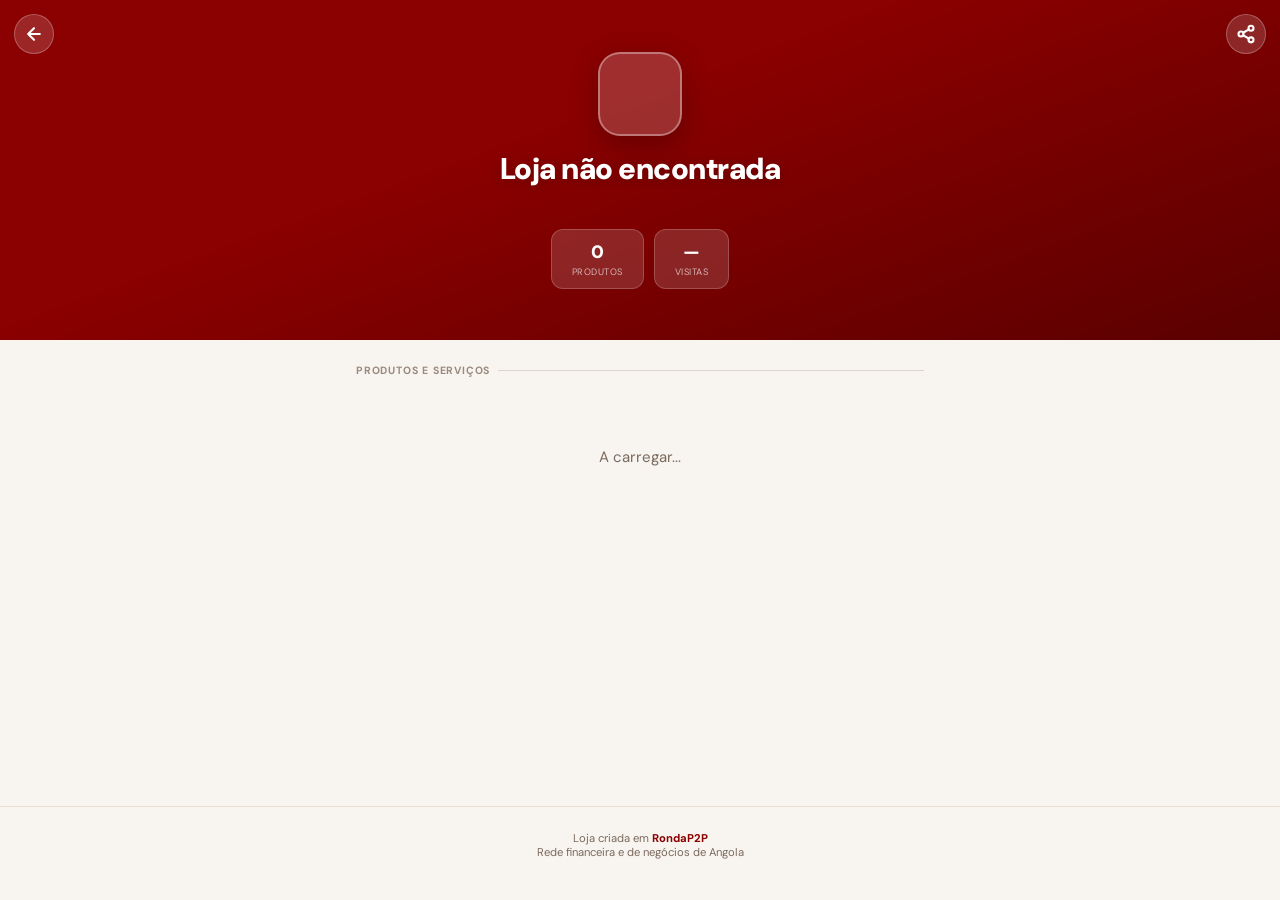
<file: loja.html>
<!DOCTYPE html>
<html lang="pt">
<head>
  <meta charset="UTF-8">
  <meta name="viewport" content="width=device-width, initial-scale=1.0, maximum-scale=1.0">
  <title>RondaP2P — Loja</title>
  <link rel="preconnect" href="https://fonts.googleapis.com">
  <link href="https://fonts.googleapis.com/css2?family=DM+Sans:opsz,wght@9..40,400;9..40,500;9..40,600;9..40,700;9..40,800;9..40,900&family=Playfair+Display:wght@700;900&family=Space+Grotesk:wght@500;600;700&family=Syne:wght@700;800&family=Bebas+Neue&family=Cormorant+Garamond:wght@600;700&display=swap" rel="stylesheet">
  <link rel="stylesheet" href="main.css">
  <style>
    html, body { overflow-y: auto; height: auto; background: #f8f4ef; }

    .loja-hero {
      min-height: 340px;
      display: flex;
      flex-direction: column;
      position: relative;
      overflow: hidden;
    }

    .hero-bg {
      position: absolute; inset: 0;
      background: var(--loja-cor, #8B0000); z-index: 0;
    }

    .hero-bg::after {
      content: ''; position: absolute; inset: 0;
      background: linear-gradient(160deg, transparent 40%, rgba(0,0,0,0.35) 100%);
    }

    .hero-pattern {
      position: absolute; inset: 0; z-index: 1;
      opacity: 0.07;
      background-image: var(--loja-pattern);
      background-size: var(--loja-pattern-size, 40px 40px);
    }

    .hero-content {
      position: relative; z-index: 2;
      padding: 52px 20px 28px;
      display: flex; flex-direction: column;
      align-items: center; text-align: center; flex: 1;
    }

    .hero-btn-voltar,
    .hero-btn-partilhar {
      position: absolute; z-index: 3; top: 14px;
      width: 40px; height: 40px; border-radius: 50%;
      background: rgba(255,255,255,0.15);
      backdrop-filter: blur(8px);
      border: 1.5px solid rgba(255,255,255,0.25);
      color: #fff; cursor: pointer;
      display: flex; align-items: center; justify-content: center;
      transition: background .2s;
    }
    .hero-btn-voltar  { left: 14px; }
    .hero-btn-partilhar { right: 14px; }
    .hero-btn-voltar:hover,
    .hero-btn-partilhar:hover { background: rgba(255,255,255,0.28); }

    .loja-logo {
      width: 84px; height: 84px;
      border-radius: var(--loja-logo-radius, 22px);
      background: rgba(255,255,255,0.18);
      border: 2.5px solid rgba(255,255,255,0.35);
      display: flex; align-items: center; justify-content: center;
      font-size: 2.4rem; font-weight: 900; color: #fff;
      box-shadow: 0 8px 28px rgba(0,0,0,0.25);
      font-family: var(--loja-font, 'DM Sans', sans-serif);
      letter-spacing: var(--loja-logo-spacing, 0);
      backdrop-filter: blur(4px);
      margin-bottom: 16px;
    }

    .loja-nome {
      font-family: var(--loja-font, 'DM Sans', sans-serif);
      font-size: var(--loja-nome-size, 2rem);
      font-weight: var(--loja-nome-weight, 900);
      color: #fff;
      letter-spacing: var(--loja-nome-spacing, -0.5px);
      line-height: 1.1;
      text-transform: var(--loja-nome-transform, none);
      text-shadow: 0 2px 12px rgba(0,0,0,0.2);
    }

    .loja-slogan {
      font-size: .88rem; color: rgba(255,255,255,0.8);
      margin-top: 8px;
      font-style: var(--loja-slogan-style, normal);
      font-family: var(--loja-font-body, 'DM Sans', sans-serif);
    }

    .loja-local {
      display: flex; align-items: center; gap: 5px;
      font-size: .75rem; color: rgba(255,255,255,0.65); margin-top: 6px;
    }

    .loja-desc {
      font-size: .85rem; color: rgba(255,255,255,0.78);
      margin-top: 10px; max-width: 320px; line-height: 1.6;
    }

    .badge-categoria {
      display: inline-flex; align-items: center; gap: 6px;
      padding: 5px 12px; border-radius: 99px;
      font-size: .7rem; font-weight: 700;
      background: rgba(255,255,255,0.18);
      border: 1px solid rgba(255,255,255,0.25);
      color: #fff; margin-top: 10px;
      backdrop-filter: blur(4px);
    }

    .badge-categoria svg { flex-shrink: 0; }

    .stats-row {
      display: flex; gap: 10px; margin-top: 20px;
    }

    .stat-loja {
      background: rgba(255,255,255,0.14);
      border: 1px solid rgba(255,255,255,0.2);
      border-radius: 12px; padding: 10px 20px;
      text-align: center; backdrop-filter: blur(4px);
    }

    .stat-loja-num   { font-size: 1.2rem; font-weight: 900; color: #fff; }
    .stat-loja-label { font-size: .62rem; color: rgba(255,255,255,0.65); text-transform: uppercase; letter-spacing: .5px; margin-top: 2px; }

    .loja-contactos {
      display: flex; gap: 10px; margin-top: 20px; flex-wrap: wrap; justify-content: center;
    }

    .btn-contacto {
      background: rgba(255,255,255,0.15);
      border: 1.5px solid rgba(255,255,255,0.3);
      color: #fff; padding: 10px 20px;
      border-radius: 99px;
      font-size: .85rem; font-weight: 700;
      cursor: pointer;
      display: flex; align-items: center; gap: 8px;
      transition: background .2s;
      font-family: var(--loja-font-body, 'DM Sans', sans-serif);
      backdrop-filter: blur(4px);
    }

    .btn-contacto:hover { background: rgba(255,255,255,0.28); }
    .btn-contacto svg { flex-shrink: 0; }

    /* ── CORPO ── */
    .loja-body {
      background: #f8f4ef;
      min-height: 50vh;
      padding: 24px 16px 60px;
      max-width: 600px;
      margin: 0 auto; width: 100%;
    }

    .secao-titulo {
      font-size: .7rem; font-weight: 700; color: #9A8A7E;
      text-transform: uppercase; letter-spacing: .8px;
      margin: 0 0 14px;
      display: flex; align-items: center; gap: 8px;
    }

    .secao-titulo::after {
      content: ''; flex: 1; height: 1px; background: #DDD5CB;
    }

    .produto-card {
      background: #fff;
      border: 1px solid #E8E0D6;
      border-radius: 16px;
      padding: 16px;
      margin-bottom: 10px;
      display: flex; align-items: center; gap: 14px;
      transition: box-shadow .2s, transform .15s;
      box-shadow: 0 1px 4px rgba(0,0,0,0.05);
    }

    .produto-card:active { transform: scale(0.99); }

    .produto-icone {
      width: 48px; height: 48px;
      border-radius: 12px;
      display: flex; align-items: center; justify-content: center;
      flex-shrink: 0;
      background: var(--loja-cor-soft, rgba(139,0,0,0.08));
      color: var(--loja-cor, #8B0000);
    }

    .produto-info { flex: 1; min-width: 0; }
    .produto-nome  { font-weight: 700; font-size: .95rem; }
    .produto-desc  { font-size: .78rem; color: #7A6A5E; margin-top: 3px; line-height: 1.4; }
    .produto-preco {
      font-size: 1.05rem; font-weight: 900; margin-top: 6px;
      color: var(--loja-cor, #8B0000);
    }

    .btn-encomendar {
      border: none;
      padding: 10px 16px;
      border-radius: 12px;
      font-size: .82rem; font-weight: 700;
      cursor: pointer; color: #fff;
      flex-shrink: 0;
      font-family: var(--loja-font-body, 'DM Sans', sans-serif);
      background: var(--loja-cor, #8B0000);
      box-shadow: 0 4px 12px rgba(0,0,0,0.15);
      transition: opacity .2s, transform .1s;
      display: flex; align-items: center; gap: 6px;
    }

    .btn-encomendar:active { opacity: .85; transform: scale(0.97); }

    .sem-produtos {
      text-align: center; padding: 56px 20px; color: #7A6A5E;
    }

    .sem-produtos svg { margin: 0 auto 12px; display: block; opacity: .4; }

    .loja-footer {
      text-align: center; padding: 24px;
      font-size: .75rem; color: #7A6A5E;
      border-top: 1px solid #E8E0D6; margin-top: 16px;
    }

    .loja-footer a { color: #8B0000; font-weight: 700; text-decoration: none; }

    #toastLoja {
      position: fixed; bottom: 24px; left: 50%;
      transform: translateX(-50%) translateY(20px);
      background: #1A1A1A; color: #fff;
      padding: 10px 20px; border-radius: 99px;
      font-size: .85rem; font-weight: 600;
      opacity: 0; pointer-events: none;
      transition: all .3s; z-index: 200; white-space: nowrap;
    }

    #toastLoja.show { opacity: 1; transform: translateX(-50%) translateY(0); }
  </style>
</head>
<body>

<div id="paginaLoja">
  <div class="loja-hero" id="lojaHero">
    <div class="hero-bg" id="heroBg"></div>
    <div class="hero-pattern" id="heroPattern"></div>

    <button class="hero-btn-voltar" onclick="history.back()">
      <svg width="20" height="20" viewBox="0 0 24 24" fill="none" stroke="currentColor" stroke-width="2.5" stroke-linecap="round" stroke-linejoin="round"><path d="M19 12H5M12 5l-7 7 7 7"/></svg>
    </button>
    <button class="hero-btn-partilhar" onclick="partilharLoja()">
      <svg width="20" height="20" viewBox="0 0 24 24" fill="none" stroke="currentColor" stroke-width="2.5" stroke-linecap="round" stroke-linejoin="round"><circle cx="18" cy="5" r="3"/><circle cx="6" cy="12" r="3"/><circle cx="18" cy="19" r="3"/><line x1="8.59" y1="13.51" x2="15.42" y2="17.49"/><line x1="15.41" y1="6.51" x2="8.59" y2="10.49"/></svg>
    </button>

    <div class="hero-content">
      <div class="loja-logo" id="lojaLogo"></div>
      <div class="loja-nome" id="lojaNome">A carregar...</div>
      <div class="loja-slogan" id="lojaSlogan"></div>
      <div class="badge-categoria" id="lojaBadge" style="display:none"></div>
      <div class="loja-local" id="lojaLocal"></div>
      <div class="loja-desc" id="lojaDesc"></div>
      <div class="stats-row">
        <div class="stat-loja">
          <div class="stat-loja-num" id="statProdutos">0</div>
          <div class="stat-loja-label">Produtos</div>
        </div>
        <div class="stat-loja">
          <div class="stat-loja-num" id="statVisitas">—</div>
          <div class="stat-loja-label">Visitas</div>
        </div>
      </div>
      <div class="loja-contactos" id="lojaContactos"></div>
    </div>
  </div>

  <div class="loja-body">
    <div class="secao-titulo">Produtos e Serviços</div>
    <div id="listaProdutos">
      <div class="sem-produtos">A carregar...</div>
    </div>
  </div>

  <div class="loja-footer">
    Loja criada em <a href="index.html">RondaP2P</a><br>
    Rede financeira e de negócios de Angola
  </div>
</div>

<div id="toastLoja"></div>
<script src="moeda.js"></script>

<script>
const API_P2P = 'https://kixikila-p2p.vercel.app/';
let _anuncio = null;

// ── ÍCONES SVG por categoria ──────────────────────────────────
const ICONES_CATEGORIA = {
  alimentacao: '<svg width="16" height="16" viewBox="0 0 24 24" fill="none" stroke="currentColor" stroke-width="2" stroke-linecap="round" stroke-linejoin="round"><path d="M18 8h1a4 4 0 0 1 0 8h-1"/><path d="M2 8h16v9a4 4 0 0 1-4 4H6a4 4 0 0 1-4-4V8z"/><line x1="6" y1="1" x2="6" y2="4"/><line x1="10" y1="1" x2="10" y2="4"/><line x1="14" y1="1" x2="14" y2="4"/></svg>',
  moda:        '<svg width="16" height="16" viewBox="0 0 24 24" fill="none" stroke="currentColor" stroke-width="2" stroke-linecap="round" stroke-linejoin="round"><path d="M20.38 3.46 16 2a4 4 0 0 1-8 0L3.62 3.46a2 2 0 0 0-1.34 2.23l.58 3.57a1 1 0 0 0 .99.84H6v10c0 1.1.9 2 2 2h8a2 2 0 0 0 2-2V10h2.15a1 1 0 0 0 .99-.84l.58-3.57a2 2 0 0 0-1.34-2.23z"/></svg>',
  tecnologia:  '<svg width="16" height="16" viewBox="0 0 24 24" fill="none" stroke="currentColor" stroke-width="2" stroke-linecap="round" stroke-linejoin="round"><rect x="2" y="3" width="20" height="14" rx="2"/><line x1="8" y1="21" x2="16" y2="21"/><line x1="12" y1="17" x2="12" y2="21"/></svg>',
  beleza:      '<svg width="16" height="16" viewBox="0 0 24 24" fill="none" stroke="currentColor" stroke-width="2" stroke-linecap="round" stroke-linejoin="round"><path d="M20.84 4.61a5.5 5.5 0 0 0-7.78 0L12 5.67l-1.06-1.06a5.5 5.5 0 0 0-7.78 7.78l1.06 1.06L12 21.23l7.78-7.78 1.06-1.06a5.5 5.5 0 0 0 0-7.78z"/></svg>',
  servicos:    '<svg width="16" height="16" viewBox="0 0 24 24" fill="none" stroke="currentColor" stroke-width="2" stroke-linecap="round" stroke-linejoin="round"><circle cx="12" cy="12" r="3"/><path d="M19.07 4.93a10 10 0 0 1 0 14.14M4.93 19.07a10 10 0 0 1 0-14.14"/></svg>',
  imoveis:     '<svg width="16" height="16" viewBox="0 0 24 24" fill="none" stroke="currentColor" stroke-width="2" stroke-linecap="round" stroke-linejoin="round"><path d="m3 9 9-7 9 7v11a2 2 0 0 1-2 2H5a2 2 0 0 1-2-2z"/><polyline points="9 22 9 12 15 12 15 22"/></svg>',
  saude:       '<svg width="16" height="16" viewBox="0 0 24 24" fill="none" stroke="currentColor" stroke-width="2" stroke-linecap="round" stroke-linejoin="round"><path d="M22 12h-4l-3 9L9 3l-3 9H2"/></svg>',
  educacao:    '<svg width="16" height="16" viewBox="0 0 24 24" fill="none" stroke="currentColor" stroke-width="2" stroke-linecap="round" stroke-linejoin="round"><path d="M2 3h6a4 4 0 0 1 4 4v14a3 3 0 0 0-3-3H2z"/><path d="M22 3h-6a4 4 0 0 0-4 4v14a3 3 0 0 1 3-3h7z"/></svg>',
  geral:       '<svg width="16" height="16" viewBox="0 0 24 24" fill="none" stroke="currentColor" stroke-width="2" stroke-linecap="round" stroke-linejoin="round"><circle cx="9" cy="21" r="1"/><circle cx="20" cy="21" r="1"/><path d="M1 1h4l2.68 13.39a2 2 0 0 0 2 1.61h9.72a2 2 0 0 0 2-1.61L23 6H6"/></svg>',
};

// Ícone SVG por produto (rotação por índice)
const ICONES_PRODUTO = [
  '<svg width="22" height="22" viewBox="0 0 24 24" fill="none" stroke="currentColor" stroke-width="1.8" stroke-linecap="round" stroke-linejoin="round"><path d="M21 16V8a2 2 0 0 0-1-1.73l-7-4a2 2 0 0 0-2 0l-7 4A2 2 0 0 0 3 8v8a2 2 0 0 0 1 1.73l7 4a2 2 0 0 0 2 0l7-4A2 2 0 0 0 21 16z"/></svg>',
  '<svg width="22" height="22" viewBox="0 0 24 24" fill="none" stroke="currentColor" stroke-width="1.8" stroke-linecap="round" stroke-linejoin="round"><circle cx="9" cy="21" r="1"/><circle cx="20" cy="21" r="1"/><path d="M1 1h4l2.68 13.39a2 2 0 0 0 2 1.61h9.72a2 2 0 0 0 2-1.61L23 6H6"/></svg>',
  '<svg width="22" height="22" viewBox="0 0 24 24" fill="none" stroke="currentColor" stroke-width="1.8" stroke-linecap="round" stroke-linejoin="round"><rect x="2" y="7" width="20" height="14" rx="2"/><path d="M16 7V5a2 2 0 0 0-2-2h-4a2 2 0 0 0-2 2v2"/></svg>',
  '<svg width="22" height="22" viewBox="0 0 24 24" fill="none" stroke="currentColor" stroke-width="1.8" stroke-linecap="round" stroke-linejoin="round"><polygon points="12 2 15.09 8.26 22 9.27 17 14.14 18.18 21.02 12 17.77 5.82 21.02 7 14.14 2 9.27 8.91 8.26 12 2"/></svg>',
  '<svg width="22" height="22" viewBox="0 0 24 24" fill="none" stroke="currentColor" stroke-width="1.8" stroke-linecap="round" stroke-linejoin="round"><path d="M20.59 13.41l-7.17 7.17a2 2 0 0 1-2.83 0L2 12V2h10l8.59 8.59a2 2 0 0 1 0 2.82z"/><line x1="7" y1="7" x2="7.01" y2="7"/></svg>',
  '<svg width="22" height="22" viewBox="0 0 24 24" fill="none" stroke="currentColor" stroke-width="1.8" stroke-linecap="round" stroke-linejoin="round"><circle cx="12" cy="12" r="10"/><line x1="12" y1="8" x2="12" y2="12"/><line x1="12" y1="16" x2="12.01" y2="16"/></svg>',
  '<svg width="22" height="22" viewBox="0 0 24 24" fill="none" stroke="currentColor" stroke-width="1.8" stroke-linecap="round" stroke-linejoin="round"><path d="M12 22s8-4 8-10V5l-8-3-8 3v7c0 6 8 10 8 10z"/></svg>',
  '<svg width="22" height="22" viewBox="0 0 24 24" fill="none" stroke="currentColor" stroke-width="1.8" stroke-linecap="round" stroke-linejoin="round"><rect x="3" y="3" width="18" height="18" rx="2"/><path d="M3 9h18M9 21V9"/></svg>',
];

const NOMES_CATEGORIA = {
  alimentacao: 'Alimentação',
  moda:        'Moda',
  tecnologia:  'Tecnologia',
  beleza:      'Beleza',
  servicos:    'Serviços',
  imoveis:     'Imóveis',
  saude:       'Saúde',
  educacao:    'Educação',
  geral:       'Geral',
};

// ── SISTEMA DE MARCA ──────────────────────────────────────────
const ESTILOS_MARCA = [
  {
    id: 'elegante',
    font: "'Playfair Display', serif",
    fontBody: "'DM Sans', sans-serif",
    nomeSize: '2.2rem', nomeWeight: '700',
    nomeSpacing: '0.5px', nomeTransform: 'none',
    sloganStyle: 'italic', logoRadius: '50%', logoSpacing: '2px',
    pattern: "radial-gradient(circle, rgba(255,255,255,1) 1px, transparent 1px)",
    patternSize: '24px 24px',
  },
  {
    id: 'moderno',
    font: "'Space Grotesk', sans-serif",
    fontBody: "'Space Grotesk', sans-serif",
    nomeSize: '2rem', nomeWeight: '700',
    nomeSpacing: '-1px', nomeTransform: 'none',
    sloganStyle: 'normal', logoRadius: '16px', logoSpacing: '-2px',
    pattern: "linear-gradient(45deg, rgba(255,255,255,1) 1px, transparent 1px), linear-gradient(-45deg, rgba(255,255,255,1) 1px, transparent 1px)",
    patternSize: '20px 20px',
  },
  {
    id: 'arrojado',
    font: "'Syne', sans-serif",
    fontBody: "'DM Sans', sans-serif",
    nomeSize: '2.4rem', nomeWeight: '800',
    nomeSpacing: '-2px', nomeTransform: 'none',
    sloganStyle: 'normal', logoRadius: '8px', logoSpacing: '-3px',
    pattern: "repeating-linear-gradient(0deg, transparent, transparent 18px, rgba(255,255,255,1) 18px, rgba(255,255,255,1) 19px)",
    patternSize: '100% 100%',
  },
  {
    id: 'impacto',
    font: "'Bebas Neue', sans-serif",
    fontBody: "'DM Sans', sans-serif",
    nomeSize: '3rem', nomeWeight: '400',
    nomeSpacing: '3px', nomeTransform: 'uppercase',
    sloganStyle: 'normal', logoRadius: '4px', logoSpacing: '4px',
    pattern: "repeating-linear-gradient(90deg, transparent, transparent 28px, rgba(255,255,255,1) 28px, rgba(255,255,255,1) 29px)",
    patternSize: '100% 100%',
  },
  {
    id: 'classico',
    font: "'Cormorant Garamond', serif",
    fontBody: "'DM Sans', sans-serif",
    nomeSize: '2.3rem', nomeWeight: '600',
    nomeSpacing: '1px', nomeTransform: 'none',
    sloganStyle: 'italic', logoRadius: '50%', logoSpacing: '1px',
    pattern: "radial-gradient(ellipse, rgba(255,255,255,1) 1px, transparent 1px)",
    patternSize: '16px 16px',
  },
  {
    id: 'minimalista',
    font: "'DM Sans', sans-serif",
    fontBody: "'DM Sans', sans-serif",
    nomeSize: '1.8rem', nomeWeight: '500',
    nomeSpacing: '4px', nomeTransform: 'uppercase',
    sloganStyle: 'normal', logoRadius: '0px', logoSpacing: '6px',
    pattern: 'none', patternSize: '0',
  },
];

function gerarMarca(nome, categoria) {
  let hash = 0;
  for (let i = 0; i < nome.length; i++) {
    hash = ((hash << 5) - hash) + nome.charCodeAt(i);
    hash |= 0;
  }
  const afinidades = {
    alimentacao: [2, 3, 1], moda: [0, 4, 5],
    tecnologia:  [1, 5, 2], beleza: [0, 4, 5],
    servicos:    [1, 2, 3], imoveis: [0, 4, 1],
    saude:       [5, 1, 0], educacao: [4, 0, 1],
    geral:       [1, 2, 3],
  };
  const pool = afinidades[categoria] || [0,1,2,3,4,5];
  return ESTILOS_MARCA[pool[Math.abs(hash) % pool.length]];
}

function aplicarMarca(a) {
  const marca = gerarMarca(a.nome || 'Loja', a.categoria || 'geral');
  const cor   = a.cor || '#8B0000';
  const root  = document.documentElement;
  root.style.setProperty('--loja-cor',           cor);
  root.style.setProperty('--loja-cor-soft',       hexToRgba(cor, 0.1));
  root.style.setProperty('--loja-font',           marca.font);
  root.style.setProperty('--loja-font-body',      marca.fontBody);
  root.style.setProperty('--loja-nome-size',      marca.nomeSize);
  root.style.setProperty('--loja-nome-weight',    marca.nomeWeight);
  root.style.setProperty('--loja-nome-spacing',   marca.nomeSpacing);
  root.style.setProperty('--loja-nome-transform', marca.nomeTransform);
  root.style.setProperty('--loja-slogan-style',   marca.sloganStyle);
  root.style.setProperty('--loja-logo-radius',    marca.logoRadius);
  root.style.setProperty('--loja-logo-spacing',   marca.logoSpacing);
  root.style.setProperty('--loja-pattern',        marca.pattern);
  root.style.setProperty('--loja-pattern-size',   marca.patternSize);
  document.getElementById('heroBg').style.background =
    `linear-gradient(160deg, ${cor} 0%, ${escurecer(cor, 60)} 100%)`;
}

function hexToRgba(hex, alpha) {
  try {
    const n = parseInt(hex.replace('#',''), 16);
    return `rgba(${(n>>16)&255},${(n>>8)&255},${n&255},${alpha})`;
  } catch { return `rgba(139,0,0,${alpha})`; }
}

function escurecer(hex, amount = 50) {
  try {
    const n = parseInt(hex.replace('#',''), 16);
    const r = Math.max(0, (n>>16) - amount);
    const g = Math.max(0, ((n>>8)&0xff) - amount);
    const b = Math.max(0, (n&0xff) - amount);
    return `#${r.toString(16).padStart(2,'0')}${g.toString(16).padStart(2,'0')}${b.toString(16).padStart(2,'0')}`;
  } catch { return '#3a0000'; }
}

function esc(t) {
  if (!t) return '';
  const d = document.createElement('div');
  d.textContent = String(t); return d.innerHTML;
}

function toast(msg) {
  const t = document.getElementById('toastLoja');
  t.textContent = msg; t.classList.add('show');
  setTimeout(() => t.classList.remove('show'), 2600);
}

function formatarValor(v) {
  return new Intl.NumberFormat('pt-AO').format(v || 0);
}

async function carregarLoja() {
  const params = new URLSearchParams(window.location.search);
  const codigo = params.get('c') || params.get('codigo');
  if (!codigo) { document.getElementById('lojaNome').textContent = 'Loja não encontrada'; return; }
  try {
    const res  = await fetch(API_P2P + 'anuncios/' + codigo);
    const data = await res.json();
    if (!res.ok) throw new Error(data.erro || 'Erro');
    _anuncio = data;
    renderLoja(data);
  } catch(e) { document.getElementById('lojaNome').textContent = 'Erro ao carregar'; }
}

function renderLoja(a) {
  document.title = (a.nome || 'Loja') + ' — RondaP2P';

  // Registar visita
  fetch(API_P2P + 'anuncios/' + a.codigo + '/visita', { method: 'POST' }).catch(() => {});

  // Mostrar visitas
  document.getElementById('statVisitas').textContent = a.visitas || 0;

  aplicarMarca(a);

  document.getElementById('lojaLogo').textContent   = (a.nome?.[0] || 'R').toUpperCase();
  document.getElementById('lojaNome').textContent   = a.nome || '';
  document.getElementById('lojaSlogan').textContent = a.slogan || '';
  document.getElementById('lojaDesc').textContent   = a.descricao || '';

  // Badge categoria com ícone SVG
  const badge = document.getElementById('lojaBadge');
  if (a.categoria) {
    badge.innerHTML = (ICONES_CATEGORIA[a.categoria] || ICONES_CATEGORIA.geral) + ' ' + (NOMES_CATEGORIA[a.categoria] || a.categoria);
    badge.style.display = 'inline-flex';
  }

  // Local com ícone SVG
  const local = document.getElementById('lojaLocal');
  if (a.localizacao) {
    local.innerHTML = `<svg width="12" height="12" viewBox="0 0 24 24" fill="none" stroke="currentColor" stroke-width="2" stroke-linecap="round" stroke-linejoin="round"><path d="M21 10c0 7-9 13-9 13s-9-6-9-13a9 9 0 0 1 18 0z"/><circle cx="12" cy="10" r="3"/></svg>${esc(a.localizacao)}`;
  }

  document.getElementById('statProdutos').textContent = (a.produtos || []).filter(p => p.disponivel).length;

  // Botões contacto com SVG Lucide
  const cont = document.getElementById('lojaContactos');
  cont.innerHTML = '';

  if (a.whatsapp) {
    const btn = document.createElement('button');
    btn.className = 'btn-contacto';
    btn.innerHTML = `<svg width="18" height="18" viewBox="0 0 24 24" fill="none" stroke="currentColor" stroke-width="2" stroke-linecap="round" stroke-linejoin="round"><path d="M21 11.5a8.38 8.38 0 0 1-.9 3.8 8.5 8.5 0 0 1-7.6 4.7 8.38 8.38 0 0 1-3.8-.9L3 21l1.9-5.7a8.38 8.38 0 0 1-.9-3.8 8.5 8.5 0 0 1 4.7-7.6 8.38 8.38 0 0 1 3.8-.9h.5a8.48 8.48 0 0 1 8 8v.5z"/></svg>WhatsApp`;
    btn.onclick = () => {
      const msg = encodeURIComponent(`Olá! Vi a vossa loja no RondaP2P e quero saber mais sobre ${a.nome}.`);
      window.open(`https://wa.me/${a.whatsapp.replace(/\D/g,'')}?text=${msg}`);
    };
    cont.appendChild(btn);
  }

  if (a.telefone) {
    const btn = document.createElement('button');
    btn.className = 'btn-contacto';
    btn.innerHTML = `<svg width="18" height="18" viewBox="0 0 24 24" fill="none" stroke="currentColor" stroke-width="2" stroke-linecap="round" stroke-linejoin="round"><path d="M22 16.92v3a2 2 0 0 1-2.18 2 19.79 19.79 0 0 1-8.63-3.07A19.5 19.5 0 0 1 4.07 13a19.79 19.79 0 0 1-3.07-8.67A2 2 0 0 1 3 2.18h3a2 2 0 0 1 2 1.72c.127.96.361 1.903.7 2.81a2 2 0 0 1-.45 2.11L7.09 9.91a16 16 0 0 0 6 6l1.27-1.27a2 2 0 0 1 2.11-.45c.907.339 1.85.573 2.81.7A2 2 0 0 1 22 16.92z"/></svg>Ligar`;
    btn.onclick = () => window.open(`tel:${a.telefone}`);
    cont.appendChild(btn);
  }

  renderProdutos(a);
}

function renderProdutos(a) {
  const lista    = document.getElementById('listaProdutos');
  const produtos = (a.produtos || []).filter(p => p.disponivel);

  if (!produtos.length) {
    lista.innerHTML = `
      <div class="sem-produtos">
        <svg width="40" height="40" viewBox="0 0 24 24" fill="none" stroke="currentColor" stroke-width="1.5" stroke-linecap="round" stroke-linejoin="round"><path d="M21 16V8a2 2 0 0 0-1-1.73l-7-4a2 2 0 0 0-2 0l-7 4A2 2 0 0 0 3 8v8a2 2 0 0 0 1 1.73l7 4a2 2 0 0 0 2 0l7-4A2 2 0 0 0 21 16z"/></svg>
        <div style="margin-top:8px">Sem produtos disponíveis de momento.</div>
      </div>`;
    return;
  }

  lista.innerHTML = '';
  produtos.forEach((p, i) => {
    const icone = ICONES_PRODUTO[i % ICONES_PRODUTO.length];
    const div   = document.createElement('div');
    div.className = 'produto-card';
    div.innerHTML = `
      <div class="produto-icone">${icone}</div>
      <div class="produto-info">
        <div class="produto-nome">${esc(p.nome)}</div>
        ${p.descricao ? `<div class="produto-desc">${esc(p.descricao)}</div>` : ''}
        <div class="produto-preco">${formatarMoeda(p.preco)}</div>
      </div>
      <button class="btn-encomendar" onclick="encomendar('${esc(p.nome)}','${formatarMoeda(p.preco)}')">
        <svg width="15" height="15" viewBox="0 0 24 24" fill="none" stroke="currentColor" stroke-width="2.5" stroke-linecap="round" stroke-linejoin="round"><line x1="22" y1="2" x2="11" y2="13"/><polygon points="22 2 15 22 11 13 2 9 22 2"/></svg>
        Comprar
      </button>`;
    lista.appendChild(div);
  });
}

function encomendar(produto, preco) {
  if (!_anuncio?.whatsapp) { toast('Sem WhatsApp disponível'); return; }
  const msg = encodeURIComponent(`Olá! Vi no RondaP2P e quero encomendar:\n*${produto}* — ${preco}`);
  window.open(`https://wa.me/${_anuncio.whatsapp.replace(/\D/g,'')}?text=${msg}`);
}

function partilharLoja() {
  const url = window.location.href;
  if (navigator.share) {
    navigator.share({ title: _anuncio?.nome || 'Loja', url });
  } else {
    navigator.clipboard?.writeText(url);
    toast('Link copiado!');
  }
}

carregarLoja();
</script>
</body>
</html>
</file>
<file: main.css>
/* ── RESET E VARIAVEIS ──────────────────────────────────────── */
*, *::before, *::after { box-sizing: border-box; margin: 0; padding: 0; }

@import url('https://fonts.googleapis.com/css2?family=DM+Sans:opsz,wght@9..40,400;9..40,500;9..40,600;9..40,700;9..40,800;9..40,900&display=swap');

:root {
  --bg:      #F4EFE9;
  --bg2:     #FFFFFF;
  --bg3:     #EBE5DD;
  --border:  #DDD5CB;
  --text:    #1A1A1A;
  --muted:   #7A6A5E;
  --r:       #8B0000;
  --r2:      #A52A2A;
  --r-soft:  rgba(139,0,0,0.08);
  --green:   #2E7D32;
  --sans:    'DM Sans', system-ui, sans-serif;
  --radius:  16px;
  --nav-h:   60px;
}

html, body {
  height: 100%;
  background: var(--bg);
  color: var(--text);
  font-family: var(--sans);
  font-size: 15px;
  -webkit-font-smoothing: antialiased;
  overflow: hidden;
}

/* ── PAGINAS ────────────────────────────────────────────────── */
.pagina {
  display: flex;
  flex-direction: column;
  height: 100dvh;
  width: 100%;
  position: absolute;
  top: 0; left: 0;
  overflow: hidden;
}

.pagina-scroll {
  flex: 1;
  overflow-y: auto;
  -webkit-overflow-scrolling: touch;
  padding-bottom: calc(var(--nav-h) + 16px);
}

/* ── AUTH ───────────────────────────────────────────────────── */
.auth-wrap {
  flex: 1;
  overflow-y: auto;
  padding: 52px 24px 44px;
  display: flex;
  flex-direction: column;
}

.auth-logo {
  width: 60px; height: 60px;
  border-radius: 18px;
  background: var(--r);
  color: #fff;
  font-size: 1.7rem;
  font-weight: 900;
  display: flex;
  align-items: center;
  justify-content: center;
  margin-bottom: 20px;
  box-shadow: 0 4px 18px rgba(139,0,0,0.3);
  letter-spacing: -1px;
}

.auth-titulo {
  font-size: 2rem;
  font-weight: 800;
  letter-spacing: -0.5px;
  line-height: 1.1;
}

.auth-sub {
  color: var(--muted);
  font-size: .88rem;
  margin: 6px 0 28px;
}

.auth-tabs {
  display: flex;
  background: var(--bg3);
  border-radius: 12px;
  padding: 4px;
  gap: 4px;
  margin-bottom: 24px;
}

.auth-tab {
  flex: 1;
  padding: 10px;
  border: none;
  border-radius: 9px;
  background: transparent;
  color: var(--muted);
  font-size: .88rem;
  font-weight: 600;
  cursor: pointer;
  transition: all .22s ease;
  font-family: var(--sans);
}

.auth-tab.activo {
  background: var(--r);
  color: #fff;
  box-shadow: 0 2px 8px rgba(139,0,0,0.25);
}

/* ── TOP BAR (só páginas internas com voltar) ───────────────── */
.top-bar {
  display: flex;
  align-items: center;
  padding: 12px 16px;
  background: rgba(255,255,255,0.96);
  backdrop-filter: blur(10px);
  border-bottom: 1px solid var(--border);
  gap: 10px;
  flex-shrink: 0;
}

.top-titulo {
  flex: 1;
  font-size: 1.05rem;
  font-weight: 700;
}

.top-avatar {
  width: 36px; height: 36px;
  border-radius: 50%;
  background: var(--r);
  color: #fff;
  font-weight: 800;
  font-size: .95rem;
  display: flex;
  align-items: center;
  justify-content: center;
  cursor: pointer;
  flex-shrink: 0;
}

.btn-voltar {
  background: none;
  border: none;
  color: var(--text);
  cursor: pointer;
  padding: 6px;
  border-radius: 50%;
  display: flex;
  align-items: center;
  justify-content: center;
  transition: background .15s;
  margin-right: 4px;
}

.btn-voltar:hover  { background: var(--bg3); }
.btn-voltar:active { background: var(--border); }

/* ── TABS ───────────────────────────────────────────────────── */
.tabs {
  display: flex;
  border-bottom: 1px solid var(--border);
  flex-shrink: 0;
  background: var(--bg2);
}

.tabs-sm { margin: 0 16px; border-radius: var(--radius) var(--radius) 0 0; overflow: hidden; }

.tab {
  flex: 1;
  padding: 12px;
  border: none;
  background: transparent;
  color: var(--muted);
  font-size: .88rem;
  font-weight: 600;
  cursor: pointer;
  border-bottom: 2px solid transparent;
  transition: all .2s;
  font-family: var(--sans);
}

.tab.activo {
  color: var(--r);
  border-bottom-color: var(--r);
}

/* ── CAMPOS ─────────────────────────────────────────────────── */
.campo {
  display: flex;
  flex-direction: column;
  gap: 7px;
  margin-bottom: 16px;
}

.campo label {
  font-size: .75rem;
  font-weight: 700;
  color: var(--muted);
  text-transform: uppercase;
  letter-spacing: .6px;
}

.campo input,
.campo select {
  padding: 14px 16px;
  border: 1.5px solid var(--border);
  border-radius: 12px;
  background: var(--bg2);
  color: var(--text);
  font-size: .95rem;
  font-family: var(--sans);
  outline: none;
  transition: border-color .2s, box-shadow .2s;
}

.campo input:focus,
.campo select:focus {
  border-color: var(--r);
  box-shadow: 0 0 0 3px rgba(139,0,0,0.1);
}

.campo input::placeholder { color: #BBAAA0; }

/* ── BOTOES ─────────────────────────────────────────────────── */
.btn-primary {
  padding: 15px 20px;
  background: var(--r);
  color: #fff;
  border: none;
  border-radius: 14px;
  font-size: .95rem;
  font-weight: 700;
  font-family: var(--sans);
  cursor: pointer;
  transition: background .2s, transform .1s, box-shadow .2s;
  box-shadow: 0 4px 14px rgba(139,0,0,0.25);
  letter-spacing: .2px;
}

.btn-primary:hover  { background: var(--r2); }
.btn-primary:active { transform: scale(0.98); }
.btn-primary:disabled { opacity: .45; cursor: default; box-shadow: none; }

.btn-outline {
  padding: 14px 20px;
  background: transparent;
  color: var(--text);
  border: 1.5px solid var(--border);
  border-radius: 14px;
  font-size: .95rem;
  font-weight: 600;
  font-family: var(--sans);
  cursor: pointer;
  transition: border-color .2s;
}

.btn-outline:hover { border-color: var(--r); color: var(--r); }

.btn-enviar {
  padding: 10px 14px;
  background: var(--r);
  color: #fff;
  border: none;
  border-radius: 99px;
  font-size: 1rem;
  cursor: pointer;
}

.w100 { width: 100%; }

/* ── FEED CARDS ─────────────────────────────────────────────── */
.feed-card {
  margin: 0;
  border-radius: 0;
  border: none;
  border-bottom: 1px solid var(--border);
  background: var(--bg2);
  padding: 16px;
  cursor: pointer;
  transition: background .15s;
}

.feed-card:active { background: var(--bg3); }

.feed-card-top {
  display: flex;
  align-items: center;
  gap: 10px;
  margin-bottom: 8px;
}

.feed-icon {
  width: 42px; height: 42px;
  border-radius: 10px;
  background: var(--r-soft);
  color: var(--r);
  font-weight: 900;
  font-size: 1.1rem;
  display: flex;
  align-items: center;
  justify-content: center;
  flex-shrink: 0;
  overflow: hidden;
}

.feed-nome { font-weight: 700; font-size: .95rem; }
.feed-sub  { font-size: .78rem; color: var(--muted); margin-top: 1px; }

.feed-valor {
  font-size: 1.5rem;
  font-weight: 900;
  margin-bottom: 6px;
}

.feed-progress {
  height: 3px;
  background: var(--bg3);
  border-radius: 99px;
  overflow: hidden;
  margin-bottom: 6px;
}

.feed-progress-bar {
  height: 100%;
  background: var(--r);
  border-radius: 99px;
  transition: width .4s;
}

.feed-rodape {
  display: flex;
  justify-content: space-between;
  font-size: .78rem;
  color: var(--muted);
}

/* ── GRUPO CARD ─────────────────────────────────────────────── */
.grupo-card {
  margin: 16px;
  background: var(--bg2);
  border: 1px solid var(--border);
  border-radius: var(--radius);
  padding: 20px;
  box-shadow: 0 1px 4px rgba(0,0,0,0.05);
}

.grupo-valor {
  font-size: 2.4rem;
  font-weight: 900;
  margin-bottom: 8px;
}

.grupo-meta {
  font-size: .88rem;
  color: var(--muted);
  margin-bottom: 14px;
  line-height: 1.6;
}

.progresso-wrap {
  height: 5px;
  background: var(--bg3);
  border-radius: 99px;
  overflow: hidden;
  margin-bottom: 12px;
}

.progresso-bar {
  height: 100%;
  background: var(--r);
  border-radius: 99px;
  transition: width .4s;
}

.grupo-rodape {
  display: flex;
  justify-content: space-between;
  font-size: .82rem;
  color: var(--muted);
}

/* ── PILL ───────────────────────────────────────────────────── */
.pill {
  padding: 4px 12px;
  border-radius: 99px;
  font-size: .78rem;
  font-weight: 700;
}

.pill-aberto    { background: #E8F5E9; color: var(--green); }
.pill-fechado   { background: #FFF3E0; color: #F57C00; }
.pill-encerrado { background: var(--bg3); color: var(--muted); }

/* ── MEMBROS ────────────────────────────────────────────────── */
.membro-item {
  display: flex;
  align-items: center;
  gap: 12px;
  padding: 12px 16px;
  border-bottom: 1px solid var(--border);
  cursor: pointer;
  transition: background .2s;
}

.membro-item:hover { background: rgba(139,0,0,0.04); }

.membro-av {
  width: 38px; height: 38px;
  border-radius: 50%;
  background: var(--bg3);
  color: var(--r);
  font-weight: 800;
  display: flex;
  align-items: center;
  justify-content: center;
  font-size: .95rem;
  flex-shrink: 0;
}

.membro-av.atual { background: var(--r-soft); border: 2px solid var(--r); }

.membro-info { flex: 1; min-width: 0; }
.membro-nome { font-weight: 600; font-size: .92rem; }
.membro-tel  { font-size: .78rem; color: var(--muted); }

.status {
  font-size: .72rem;
  font-weight: 800;
  padding: 3px 8px;
  border-radius: 99px;
}

.status-pago     { background: #E8F5E9; color: var(--green); }
.status-recebe   { background: var(--r-soft); color: var(--r); }
.status-pendente { background: var(--bg3); color: var(--muted); }

/* ── RODAS ──────────────────────────────────────────────────── */
.roda-item {
  display: flex;
  align-items: center;
  gap: 14px;
  padding: 14px 16px;
  border-bottom: 1px solid var(--border);
}

.roda-num {
  width: 32px; height: 32px;
  border-radius: 50%;
  background: var(--bg3);
  color: var(--muted);
  font-weight: 800;
  font-size: .85rem;
  display: flex;
  align-items: center;
  justify-content: center;
  flex-shrink: 0;
}

.roda-num.atual     { background: var(--r); color: #fff; }
.roda-num.concluida { background: #E8F5E9; color: var(--green); }

.roda-info  { flex: 1; }
.roda-nome  { font-weight: 600; font-size: .92rem; }
.roda-label { font-size: .78rem; color: var(--muted); margin-top: 2px; }

.roda-estado {
  font-size: .72rem;
  font-weight: 800;
  padding: 3px 8px;
  border-radius: 99px;
}

.roda-estado.atual     { background: var(--r-soft); color: var(--r); }
.roda-estado.concluida { background: #E8F5E9; color: var(--green); }
.roda-estado.pendente  { background: var(--bg3); color: var(--muted); }

/* ── CHAT ───────────────────────────────────────────────────── */
.chat-lista {
  padding: 12px 16px;
  display: flex;
  flex-direction: column;
  gap: 10px;
  min-height: 200px;
}

.chat-balao-wrap { display: flex; flex-direction: column; max-width: 78%; }
.chat-balao-wrap.meu   { align-self: flex-end; align-items: flex-end; }
.chat-balao-wrap.outro { align-self: flex-start; align-items: flex-start; }

.chat-autor { font-size: .72rem; color: var(--muted); margin-bottom: 3px; padding-left: 4px; }

.chat-balao {
  padding: 9px 13px;
  border-radius: 16px;
  font-size: .9rem;
  line-height: 1.45;
  word-break: break-word;
}

.chat-balao.meu   { background: var(--r); color: #fff; border-bottom-right-radius: 4px; }
.chat-balao.outro { background: var(--bg3); color: var(--text); border-bottom-left-radius: 4px; }

.chat-data { font-size: .68rem; color: var(--muted); margin-top: 3px; padding: 0 4px; }

.chat-input-wrap {
  display: flex;
  gap: 8px;
  padding: 10px 16px;
  border-top: 1px solid var(--border);
  background: var(--bg2);
  flex-shrink: 0;
}

.chat-textarea {
  flex: 1;
  padding: 11px 14px;
  border: 1px solid var(--border);
  border-radius: 20px;
  background: var(--bg3);
  color: var(--text);
  font-family: var(--sans);
  font-size: .9rem;
  outline: none;
  resize: none;
  overflow-y: hidden;
  line-height: 1.45;
  max-height: 140px;
  transition: border-color .2s;
}

.chat-textarea:focus { border-color: var(--r); }

#paginaChat {
  display: flex;
  flex-direction: column;
}

#paginaChat .chat-lista {
  flex: 1;
  overflow-y: auto;
  -webkit-overflow-scrolling: touch;
}

/* ── ACOES GRUPO ────────────────────────────────────────────── */
.acoes-grupo {
  display: flex;
  flex-direction: column;
  gap: 10px;
  padding: 16px;
}

/* ── FAB ────────────────────────────────────────────────────── */
.fab {
  position: fixed;
  bottom: calc(var(--nav-h) + 12px);
  right: 20px;
  width: 56px; height: 56px;
  border-radius: 50%;
  background: var(--r);
  color: #fff;
  font-size: 1.6rem;
  border: none;
  cursor: pointer;
  box-shadow: 0 4px 20px rgba(139,0,0,0.3);
  display: flex;
  align-items: center;
  justify-content: center;
  z-index: 40;
  transition: transform .2s;
}

.fab:active { transform: scale(0.95); }

/* ── PERFIL ─────────────────────────────────────────────────── */
.perfil-topo {
  display: flex;
  align-items: center;
  gap: 14px;
  margin-bottom: 20px;
}

.perfil-avatar {
  width: 56px; height: 56px;
  border-radius: 50%;
  background: var(--r);
  color: #fff;
  font-size: 1.4rem;
  font-weight: 800;
  display: flex;
  align-items: center;
  justify-content: center;
  flex-shrink: 0;
  background-size: cover;
  background-position: center;
}

.perfil-nome { font-weight: 700; font-size: 1rem; }
.perfil-tel  { font-size: .82rem; color: var(--muted); }

.perfil-avatar-wrap {
  position: relative;
  cursor: pointer;
  flex-shrink: 0;
}

.perfil-avatar-edit {
  position: absolute;
  bottom: 0; right: 0;
  width: 20px; height: 20px;
  background: var(--r);
  border-radius: 50%;
  font-size: .65rem;
  display: flex;
  align-items: center;
  justify-content: center;
  color: #fff;
}

/* ── MODAL ──────────────────────────────────────────────────── */
.modal-overlay {
  position: fixed;
  inset: 0;
  background: rgba(0,0,0,0.5);
  display: flex;
  align-items: flex-end;
  justify-content: center;
  z-index: 100;
  padding: 0 0 env(safe-area-inset-bottom);
}

.modal {
  background: var(--bg2);
  border: 1px solid var(--border);
  border-radius: 20px 20px 0 0;
  padding: 24px 20px 32px;
  width: 100%;
  max-width: 480px;
  max-height: 90dvh;
  overflow-y: auto;
}

.modal h3 { font-size: 1.1rem; font-weight: 800; margin-bottom: 16px; }

.modal-btns {
  display: flex;
  gap: 10px;
  margin-top: 4px;
}

.modal-btns .btn-primary,
.modal-btns .btn-outline { flex: 1; }

/* ── MODAL MEMBRO ───────────────────────────────────────────── */
.modal-membro { padding: 0; overflow: hidden; }

.modal-fechar {
  position: absolute;
  top: 14px; right: 16px;
  background: rgba(0,0,0,0.5);
  border: none;
  color: #fff;
  width: 32px; height: 32px;
  border-radius: 50%;
  font-size: .9rem;
  cursor: pointer;
  z-index: 2;
}

.membro-foto-grande {
  width: 100%;
  height: 300px;
  background: var(--bg3);
  display: flex;
  align-items: center;
  justify-content: center;
  position: relative;
  overflow: hidden;
  background-size: cover;
  background-position: top center;
}

.membro-foto-letra {
  font-size: 5rem;
  font-weight: 900;
  color: var(--r);
  opacity: .4;
}

.membro-perfil-info { padding: 20px; }
.membro-perfil-nome { font-size: 1.2rem; font-weight: 800; margin-bottom: 4px; }
.membro-perfil-tel  { font-size: .85rem; color: var(--muted); margin-bottom: 14px; }

.membro-stars-wrap {
  display: flex;
  align-items: center;
  justify-content: space-between;
  gap: 16px;
  margin: 16px 0;
  padding: 12px 16px;
  background: var(--bg3);
  border-radius: 16px;
  border: 1px solid var(--border);
}

.membro-stars { display: flex; gap: 8px; }
.membro-stars .star    { font-size: 1.5rem; color: #D4D4D4; }
.membro-stars .star.on { color: #FBBF24; }

.membro-stars-count {
  font-size: 1rem;
  font-weight: 800;
  color: var(--r);
  background: var(--bg2);
  padding: 6px 16px;
  border-radius: 40px;
  border: 1px solid var(--border);
}

.estrelas-input {
  display: flex;
  gap: 8px;
  justify-content: center;
  margin: 16px 0 8px;
}

.star-btn {
  font-size: 2rem;
  background: none;
  border: none;
  color: var(--bg3);
  cursor: pointer;
  transition: color .15s;
}

.star-btn.on { color: #FBBF24; }

/* ── VAZIO ──────────────────────────────────────────────────── */
.vazio {
  padding: 48px 24px;
  text-align: center;
  color: var(--muted);
  display: flex;
  flex-direction: column;
  align-items: center;
  gap: 16px;
}

/* ── TOAST ──────────────────────────────────────────────────── */
.toast {
  position: fixed;
  bottom: calc(var(--nav-h) + 16px);
  left: 50%;
  transform: translateX(-50%) translateY(20px);
  background: var(--text);
  color: var(--bg2);
  padding: 10px 20px;
  border-radius: 99px;
  font-size: .88rem;
  font-weight: 600;
  opacity: 0;
  pointer-events: none;
  transition: all .3s;
  white-space: nowrap;
  z-index: 200;
}

.toast.show {
  opacity: 1;
  transform: translateX(-50%) translateY(0);
}

/* ── SKELETON ───────────────────────────────────────────────── */
.skel {
  background: var(--bg3);
  border-radius: 8px;
  animation: pulse 1.4s ease-in-out infinite;
}

@keyframes pulse {
  0%, 100% { opacity: .4; }
  50%       { opacity: .8; }
}

/* ── SCROLLBAR ──────────────────────────────────────────────── */
::-webkit-scrollbar { width: 0; }

/* ── FOTO PICKER ────────────────────────────────────────────── */
.foto-picker {
  display: flex;
  align-items: center;
  gap: 16px;
  margin-bottom: 24px;
  cursor: pointer;
  padding: 14px 16px;
  background: var(--bg3);
  border-radius: 14px;
  border: 1.5px dashed var(--border);
  transition: border-color .2s, background .2s;
}

.foto-picker:hover { border-color: var(--r); background: var(--r-soft); }

.foto-picker-inner {
  width: 56px; height: 56px;
  border-radius: 50%;
  background: var(--bg2);
  border: 2px solid var(--border);
  display: flex;
  align-items: center;
  justify-content: center;
  overflow: hidden;
  flex-shrink: 0;
  transition: border-color .2s;
}

.foto-picker:hover .foto-picker-inner { border-color: var(--r); }
.foto-picker-inner img { width: 100%; height: 100%; object-fit: cover; }

#fotoPickerLetra { font-size: 1.4rem; color: var(--muted); font-weight: 600; }
.foto-picker-label { font-size: .88rem; color: var(--muted); font-weight: 500; }

/* ── TOP ICON BTN ───────────────────────────────────────────── */
.top-icon-btn {
  width: 36px; height: 36px;
  border-radius: 50%;
  background: transparent;
  border: none;
  color: var(--text);
  cursor: pointer;
  display: flex;
  align-items: center;
  justify-content: center;
}

.top-icon-btn:hover { background: var(--bg3); }

/* ── POST CARD ──────────────────────────────────────────────── */
.post-card {
  margin: 0;
  border-radius: 0;
  border: none;
  border-bottom: 1px solid var(--border);
  background: var(--bg2);
  transition: background .15s;
}

.post-card:active { background: var(--bg3); }

.post-card-header {
  display: flex;
  align-items: center;
  gap: 10px;
  padding: 14px 16px 4px;
  position: relative;
}

.post-avatar-lg {
  width: 42px; height: 42px;
  border-radius: 50%;
  background: var(--r-soft);
  background-size: cover;
  background-position: center;
  display: flex;
  align-items: center;
  justify-content: center;
  font-size: 1rem;
  font-weight: 900;
  color: var(--r);
  flex-shrink: 0;
}

.post-autor-nome  { font-weight: 800; font-size: .92rem; }
.post-autor-tempo { font-size: .72rem; color: var(--muted); margin-top: 1px; }

.post-menu-btn {
  margin-left: auto;
  background: none;
  border: none;
  color: var(--muted);
  cursor: pointer;
  padding: 4px 8px;
  border-radius: 8px;
  font-size: 1.2rem;
  letter-spacing: 2px;
  line-height: 1;
}

.post-menu-btn:active { background: var(--bg3); }

.post-body {
  padding: 8px 16px 12px;
  font-size: .93rem;
  line-height: 1.55;
  color: var(--text);
  word-break: break-word;
}

.post-footer {
  display: flex;
  align-items: center;
  border-top: 1px solid var(--border);
  padding: 0 4px;
}

.post-footer-btn {
  flex: 1;
  display: flex;
  align-items: center;
  justify-content: center;
  gap: 6px;
  padding: 10px 0;
  background: none;
  border: none;
  color: var(--muted);
  font-size: .82rem;
  font-weight: 600;
  cursor: pointer;
  border-radius: 8px;
  transition: color .15s, background .15s;
  font-family: var(--sans);
}

.post-footer-btn:active { background: var(--bg3); }
.post-footer-btn.liked  { color: var(--r); }
.post-footer-btn svg    { flex-shrink: 0; }

.post-footer-sep { width: 1px; height: 20px; background: var(--border); }

.post-menu-popup {
  position: absolute;
  top: 44px; right: 14px;
  background: var(--bg2);
  border: 1px solid var(--border);
  border-radius: 12px;
  box-shadow: 0 8px 28px rgba(0,0,0,.13);
  z-index: 99;
  min-width: 150px;
  overflow: hidden;
}

.post-menu-popup button {
  display: block;
  width: 100%;
  padding: 12px 16px;
  background: none;
  border: none;
  text-align: left;
  font-size: .88rem;
  cursor: pointer;
  color: var(--text);
  font-family: var(--sans);
}

.post-menu-popup button:active { background: var(--bg3); }
.post-menu-popup button.danger { color: var(--r); }

.post-partilhado-wrap {
  margin: 0 16px 12px;
  border: 1px solid var(--border);
  border-radius: 12px;
  background: var(--bg3);
  overflow: hidden;
}

.post-partilhado-header {
  display: flex;
  align-items: center;
  gap: 9px;
  padding: 10px 12px 6px;
}

.post-partilhado-avatar {
  width: 32px; height: 32px;
  border-radius: 8px;
  background: var(--r-soft);
  background-size: cover;
  background-position: center;
  display: flex;
  align-items: center;
  justify-content: center;
  font-size: .85rem;
  font-weight: 900;
  color: var(--r);
  flex-shrink: 0;
}

.post-partilhado-nome  { font-weight: 700; font-size: .82rem; }
.post-partilhado-texto { padding: 0 12px 12px; font-size: .85rem; color: var(--muted); line-height: 1.5; }

/* ══════════════════════════════════════════════════════════════
   NAVBAR RESPONSIVA
══════════════════════════════════════════════════════════════ */

/* ── BOTTOM NAV (mobile) ────────────────────────────────────── */
.bottom-nav {
  display: none;
  position: fixed;
  bottom: 0; left: 0; right: 0;
  height: var(--nav-h);
  background: rgba(255,255,255,0.97);
  backdrop-filter: blur(12px);
  border-top: 1px solid var(--border);
  z-index: 50;
  padding-bottom: env(safe-area-inset-bottom);
}

.bottom-nav-btn {
  flex: 1;
  display: flex;
  align-items: center;
  justify-content: center;
  background: none;
  border: none;
  color: var(--muted);
  cursor: pointer;
  padding: 0;
  transition: color .15s;
}

.bottom-nav-btn.activo { color: var(--r); }

.bottom-nav-avatar {
  width: 30px; height: 30px;
  border-radius: 50%;
  background: var(--r);
  color: #fff;
  font-size: .78rem;
  font-weight: 800;
  display: flex;
  align-items: center;
  justify-content: center;
  background-size: cover;
  background-position: center;
  border: 2px solid transparent;
  transition: border-color .15s;
}

.bottom-nav-btn.activo .bottom-nav-avatar { border-color: var(--r); }

/* ── SIDEBAR (PC) ───────────────────────────────────────────── */
.sidebar {
  display: none;
  position: fixed;
  top: 0; left: 0;
  width: 260px;
  height: 100dvh;
  background: var(--bg2);
  border-right: 1px solid var(--border);
  flex-direction: column;
  padding: 24px 12px;
  z-index: 50;
  gap: 4px;
}

.sidebar-logo {
  font-size: 1.5rem;
  font-weight: 900;
  letter-spacing: -0.5px;
  padding: 4px 14px 20px;
}

.sidebar-btn {
  display: flex;
  align-items: center;
  gap: 14px;
  padding: 13px 14px;
  border: none;
  background: none;
  color: var(--text);
  font-size: .95rem;
  font-weight: 600;
  font-family: var(--sans);
  border-radius: 12px;
  cursor: pointer;
  width: 100%;
  text-align: left;
  transition: background .15s;
}

.sidebar-btn:hover  { background: var(--bg3); }
.sidebar-btn.activo { color: var(--r); background: var(--r-soft); }

.sidebar-avatar {
  width: 30px; height: 30px;
  border-radius: 50%;
  background: var(--r);
  color: #fff;
  font-size: .78rem;
  font-weight: 800;
  display: flex;
  align-items: center;
  justify-content: center;
  flex-shrink: 0;
  background-size: cover;
  background-position: center;
}

.sidebar-spacer { flex: 1; }

/* ── RESPONSIVO ─────────────────────────────────────────────── */
@media (max-width: 639px) {
  .bottom-nav  { display: flex; }
  .fab         { display: none; }
  .top-bar     { display: none; }
}

@media (min-width: 640px) {
  .sidebar     { display: flex; }
  .bottom-nav  { display: none; }
  .top-bar     { display: none; }
  .com-sidebar { margin-left: 260px; }
  .pagina-scroll { padding-bottom: 24px; }
  .fab         { bottom: 24px; }
  .toast       { bottom: 24px; }
}

/* ── ANUNCIO CARD ───────────────────────────────────────────── */
.anuncio-card {
  border-bottom: 1px solid var(--border);
  background: var(--bg2);
  cursor: pointer;
  overflow: hidden;
  transition: opacity .15s;
}

.anuncio-card:active { opacity: .9; }

.anuncio-header { padding: 14px 16px 16px; }

.anuncio-header-top {
  display: flex;
  align-items: flex-start;
  gap: 11px;
}

.anuncio-logo {
  width: 44px; height: 44px;
  border-radius: 12px;
  background: rgba(255,255,255,0.2);
  border: 2px solid rgba(255,255,255,0.4);
  display: flex;
  align-items: center;
  justify-content: center;
  font-size: 1.2rem;
  font-weight: 900;
  color: #fff;
  flex-shrink: 0;
}

.anuncio-header-info { flex: 1; min-width: 0; }
.anuncio-nome        { font-size: .95rem; font-weight: 800; color: #fff; }
.anuncio-slogan      { font-size: .78rem; color: rgba(255,255,255,0.82); margin-top: 2px; }
.anuncio-local       { font-size: .72rem; color: rgba(255,255,255,0.65); margin-top: 3px; }

.anuncio-badge {
  background: rgba(255,255,255,0.2);
  border: 1px solid rgba(255,255,255,0.35);
  color: #fff;
  font-size: .6rem;
  font-weight: 800;
  letter-spacing: .6px;
  padding: 3px 8px;
  border-radius: 99px;
  flex-shrink: 0;
}

.anuncio-rodape {
  display: flex;
  align-items: center;
  justify-content: space-between;
  padding: 10px 16px;
}

.anuncio-prods { font-size: .8rem; color: var(--muted); font-weight: 600; }

.anuncio-btn {
  color: #fff;
  border: none;
  padding: 8px 18px;
  border-radius: 99px;
  font-size: .82rem;
  font-weight: 700;
  cursor: pointer;
  font-family: var(--sans);
}

.anuncio-btn:active { opacity: .8; }
</file>
